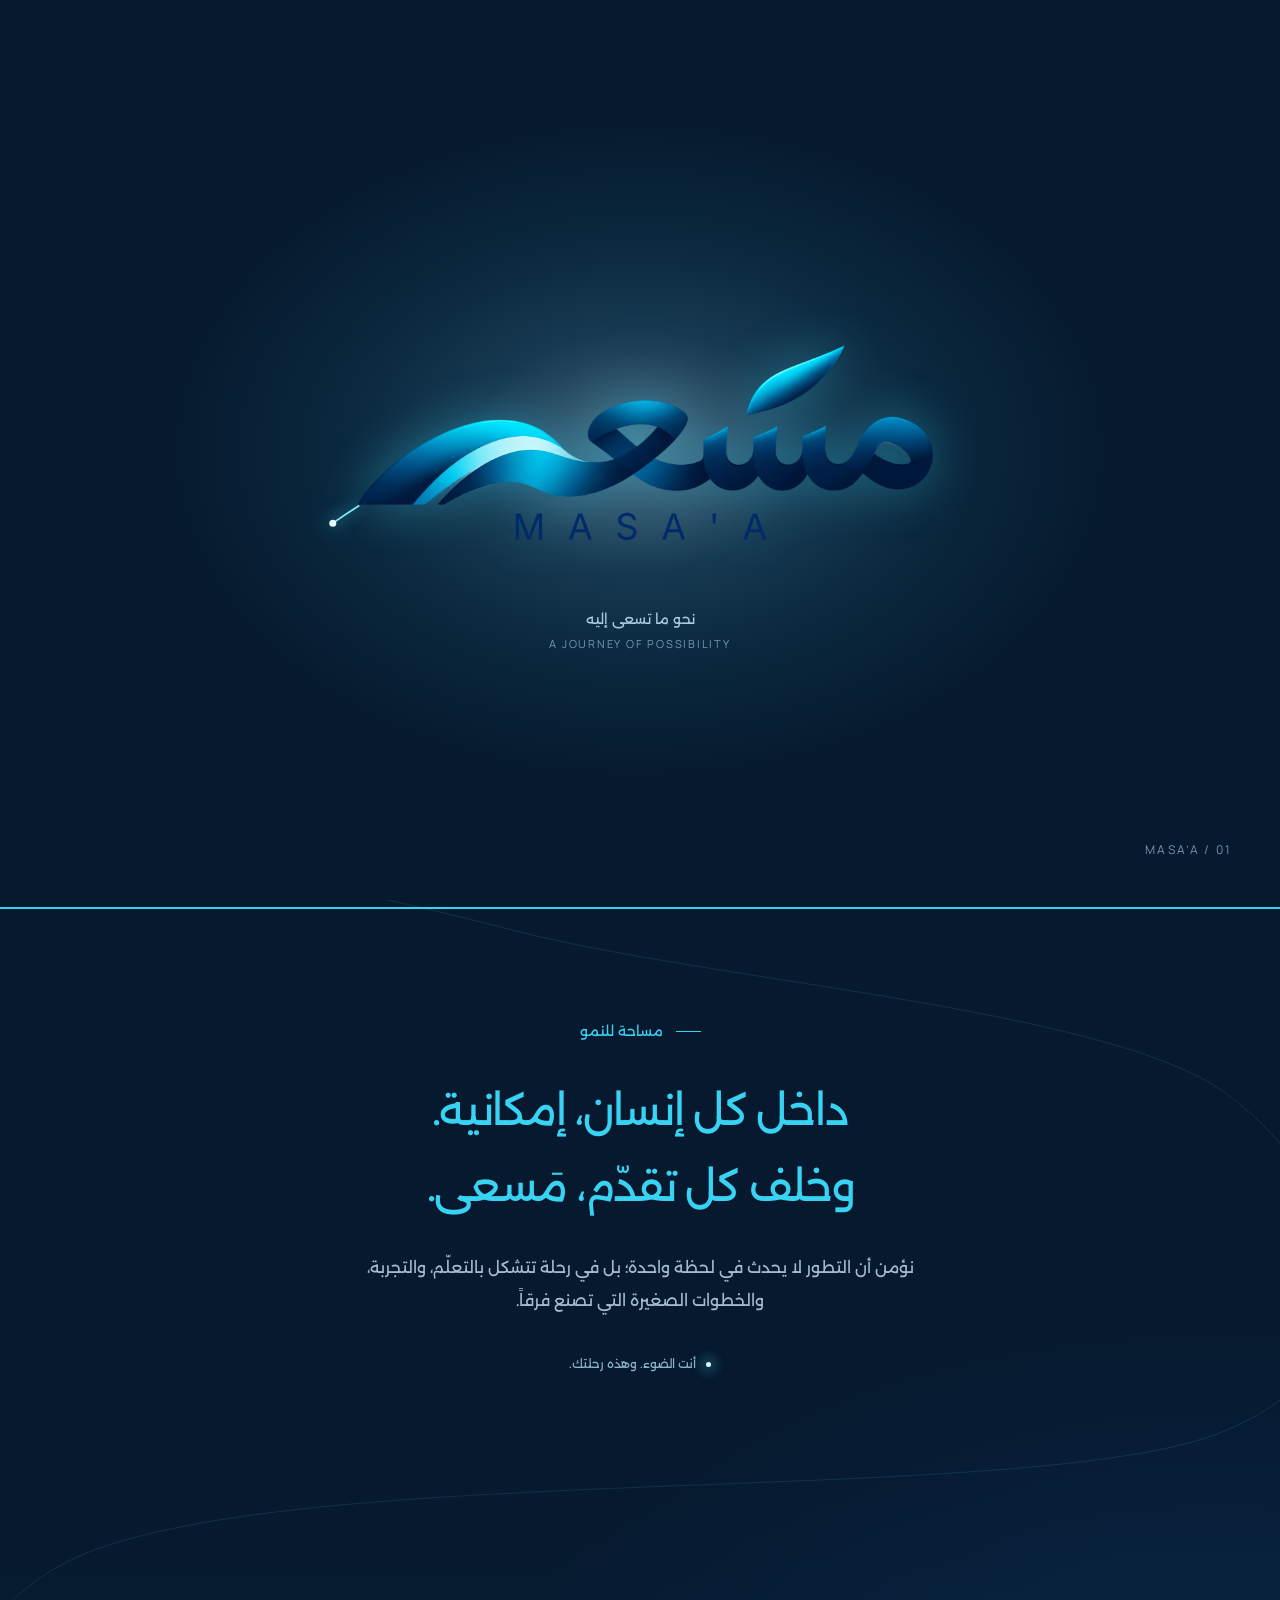
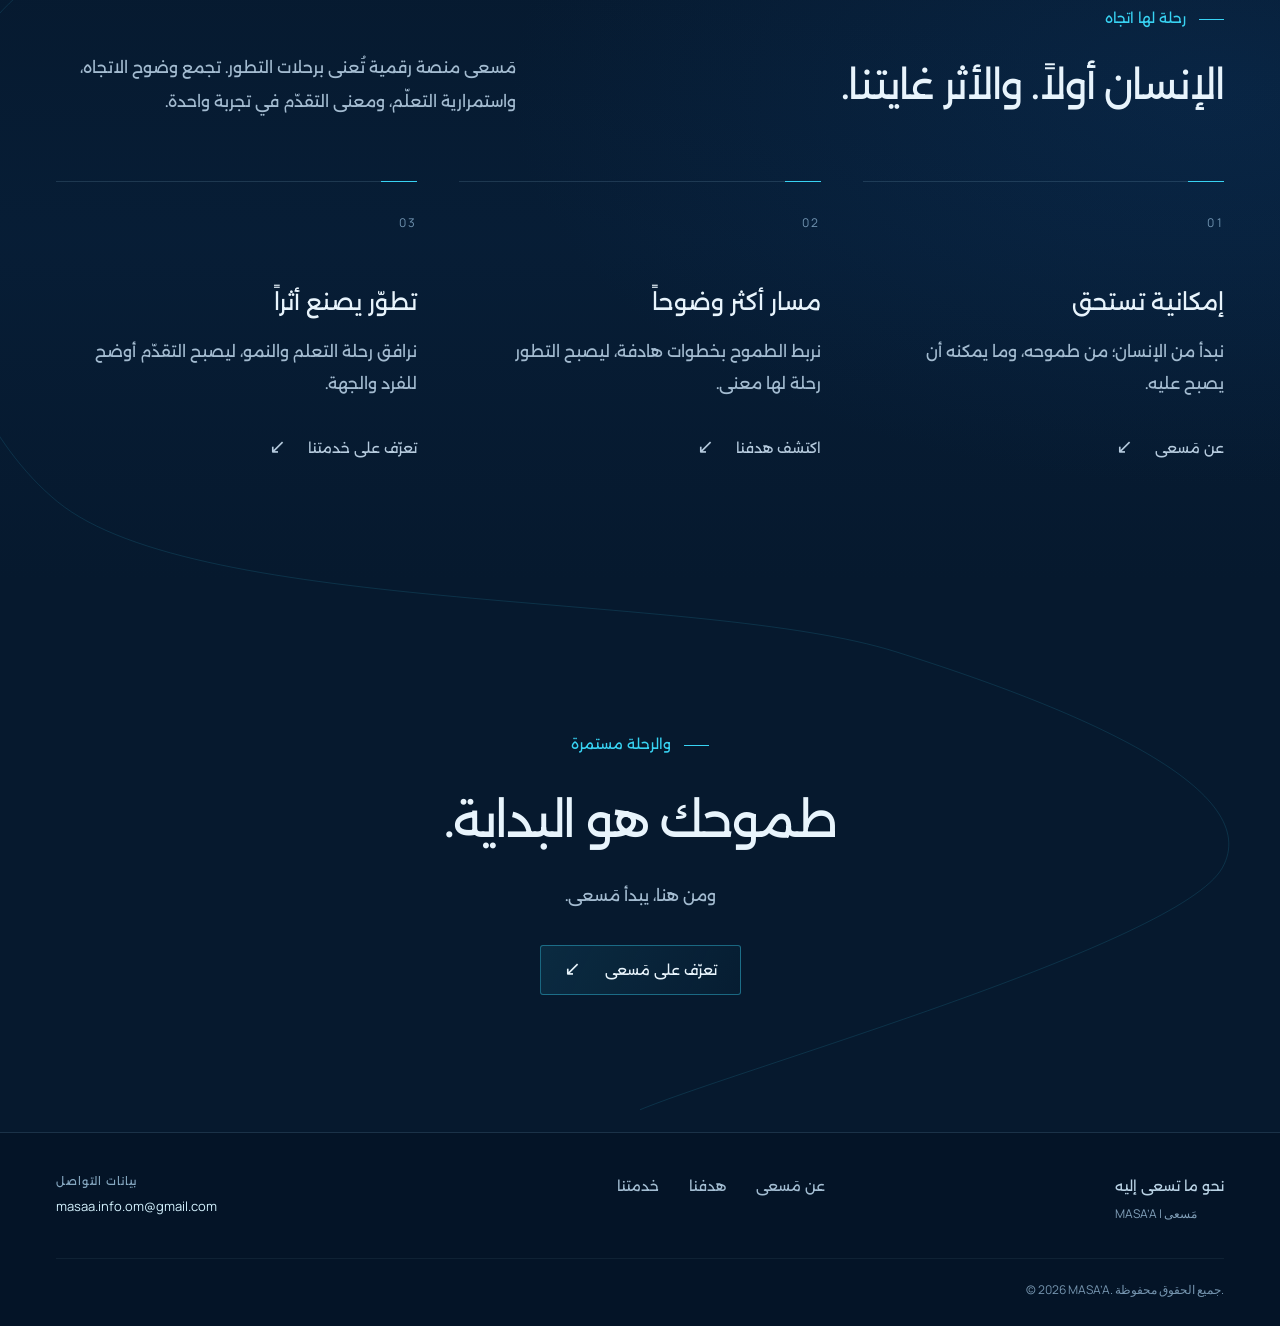
<file: index.html>
<!doctype html><html lang="ar" dir="rtl"><head><meta charset="utf-8"><meta name="viewport" content="width=device-width,initial-scale=1,viewport-fit=cover"><meta name="theme-color" content="#06192e">
<title>MASA'A | مسعى – Training & Development Platform</title>
<meta name="description" content="MASA'A | مسعى is a digital platform for structured, connected and measurable training and development journeys.">
<meta name="robots" content="index, follow, max-image-preview:large">
<link rel="canonical" href="https://masaa-om.github.io/">
<meta property="og:title" content="MASA'A | مسعى – Training & Development Platform">
<meta property="og:description" content="MASA'A | مسعى is a digital platform for structured, connected and measurable training and development journeys.">
<meta property="og:type" content="website">
<meta property="og:url" content="https://masaa-om.github.io/">
<meta property="og:site_name" content="MASA'A | مسعى">
<meta name="twitter:card" content="summary">
<meta name="twitter:title" content="MASA'A | مسعى – Training & Development Platform">
<meta name="twitter:description" content="MASA'A | مسعى is a digital platform for structured, connected and measurable training and development journeys.">

<script type="application/ld+json">
{
  "@context": "https://schema.org",
  "@graph": [
    {
      "@type": "WebSite",
      "@id": "https://masaa-om.github.io/#website",
      "url": "https://masaa-om.github.io/",
      "name": "MASA'A | مسعى",
      "alternateName": ["MASA'A", "مسعى"],
      "inLanguage": ["ar", "en"]
    },
    {
      "@type": "Organization",
      "@id": "https://masaa-om.github.io/#organization",
      "name": "MASA'A | مسعى",
      "url": "https://masaa-om.github.io/",
      "logo": "https://masaa-om.github.io/assets/masaa-logo.png",
      "email": "masaa.info.om@gmail.com"
    }
  ]
}
</script>
<link rel="icon" type="image/png" sizes="32x32" href="./assets/masaa-app-icon-32.png?v=2"><link rel="icon" type="image/png" sizes="192x192" href="./assets/masaa-app-icon-192.png?v=2"><link rel="shortcut icon" href="./favicon.ico?v=2"><link rel="apple-touch-icon" sizes="180x180" href="./assets/masaa-app-icon-180.png?v=2"><link rel="preload" href="./assets/alexandria-400.ttf" as="font" type="font/ttf" crossorigin><link rel="stylesheet" href="./assets/site.css"><script>document.documentElement.classList.add('js');try{if(localStorage.getItem('masaa-language')==='en'){document.documentElement.lang='en';document.documentElement.dir='ltr'}}catch(e){}</script><script defer src="./assets/site.js"></script></head><body data-page="home"><a class="skip-link" href="#main"><span data-ar="انتقل إلى المحتوى" data-en="Skip to content">انتقل إلى المحتوى</span></a>
    <header class="site-header"><div class="shell header-inner">
    <a class="brand" href="./index.html" aria-label="MASA’A — مَسعى"><img src="./assets/masaa-logo-white.png" width="2048" height="701" alt="MASA’A | مَسعى"></a>
    <nav class="nav" id="primary-nav" aria-label="التنقل الرئيسي"><a href="./index.html" aria-current="page"><span data-ar="الرئيسية" data-en="Home">الرئيسية</span></a><a href="./about/index.html"><span data-ar="عن مَسعى" data-en="About MASA’A">عن مَسعى</span></a><a href="./purpose/index.html"><span data-ar="هدفنا" data-en="Our purpose">هدفنا</span></a><a href="./service/index.html"><span data-ar="خدمتنا" data-en="Our service">خدمتنا</span></a></nav>
    <div class="header-actions"><button class="language" id="language" type="button" aria-label="Switch to English">EN</button><button class="menu-button" id="menu-button" type="button" aria-label="فتح القائمة" aria-expanded="false" aria-controls="primary-nav"><span></span><span></span></button></div>
    </div></header><main class="site-main" id="main"><div class="page-atmosphere" aria-hidden="true"></div><div class="ambient-grid" aria-hidden="true"></div><svg class="journey-canvas" id="journey-canvas" aria-hidden="true" focusable="false"><defs><linearGradient id="journeyGradient" x1="0" y1="0" x2="0.8" y2="1"><stop stop-color="#bcefff"/><stop offset=".45" stop-color="#38d3f3"/><stop offset="1" stop-color="#00afc7"/></linearGradient></defs><path class="journey-track" id="journey-track"/><path class="journey-bloom" id="journey-bloom"/><path class="journey-light" id="journey-light"/><g id="traveller"><circle class="traveller-aura" r="22"/><circle class="traveller-mid" r="7"/><circle class="traveller-core" r="2.8"/></g></svg><section class="hero "><div class="shell hero-layout"><div class="hero-copy"><div class="eyebrow"><span data-ar="من الإمكانية إلى الأثر" data-en="FROM POTENTIAL TO PROGRESS">من الإمكانية إلى الأثر</span></div><h1><span data-ar="نحو ما" data-en="Towards what">نحو ما</span><br><em><span data-ar="تسعى إليه." data-en="you aspire to.">تسعى إليه.</span></em></h1><p data-ar="Towards what you aspire to." data-en="نحو ما تسعى إليه" class="hero-translation hero-translation-paired">Towards what you aspire to.</p><p data-ar="كل رحلة تطور تبدأ بإنسان يؤمن بإمكانياته. مَسعى تمنح هذا الطموح مساراً أوضح للنمو." data-en="Every journey of growth begins with someone who believes in their potential. MASA’A gives that ambition a clearer path forward." class="hero-description">كل رحلة تطور تبدأ بإنسان يؤمن بإمكانياته. مَسعى تمنح هذا الطموح مساراً أوضح للنمو.</p><div class="actions"><a class="button" href="./purpose/index.html"><span data-ar="ابدأ الرحلة" data-en="Begin the journey">ابدأ الرحلة</span><span class="arrow" aria-hidden="true">↗</span></a><a class="text-link" href="./about/index.html"><span data-ar="اكتشف مَسعى" data-en="Discover MASA’A">اكتشف مَسعى</span><span class="arrow" aria-hidden="true">↗</span></a></div></div><div class="brand-stage"><img class="hero-logo" id="hero-logo" src="./assets/masaa-logo.png" width="2048" height="701" alt="الشعار الأصلي لمَسعى — MASA’A" fetchpriority="high"><span class="stage-caption"><span data-ar="الإنسان. التقدّم. الإمكانات." data-en="PEOPLE. PROGRESS. POTENTIAL.">الإنسان. التقدّم. الإمكانات.</span></span></div></div><div class="shell hero-floor"><span class="desktop-note">A JOURNEY WITH PURPOSE</span><a class="scroll-link" href="#discover"><span data-ar="تابع الرحلة" data-en="Follow the journey">تابع الرحلة</span><span class="scroll-mark" aria-hidden="true"></span></a></div></section><section class="opening shell" id="discover"><span class="path-marker" data-path="opening"></span><div class="content reveal"><div class="eyebrow"><span data-ar="مساحة للنمو" data-en="ROOM TO GROW">مساحة للنمو</span></div><h2><span data-ar="داخل كل إنسان، إمكانية." data-en="Within every person, potential.">داخل كل إنسان، إمكانية.</span><br><span><span data-ar="وخلف كل تقدّم، مَسعى." data-en="Behind every step, a purpose.">وخلف كل تقدّم، مَسعى.</span></span></h2><p data-ar="نؤمن أن التطور لا يحدث في لحظة واحدة؛ بل في رحلة تتشكل بالتعلّم، والتجربة، والخطوات الصغيرة التي تصنع فرقاً." data-en="Growth is a journey, shaped by learning, experience, and the small steps that make a difference." class="body-copy">نؤمن أن التطور لا يحدث في لحظة واحدة؛ بل في رحلة تتشكل بالتعلّم، والتجربة، والخطوات الصغيرة التي تصنع فرقاً.</p><div class="path-note"><i class="light-key" aria-hidden="true"></i><span data-ar="أنت الضوء. وهذه رحلتك." data-en="You are the light. This is your journey.">أنت الضوء. وهذه رحلتك.</span></div></div></section><section class="chapter-section shell"><span class="path-marker" data-path="middle"></span><div class="section-heading reveal"><div><div class="eyebrow"><span data-ar="رحلة لها اتجاه" data-en="A JOURNEY WITH DIRECTION">رحلة لها اتجاه</span></div><h2 data-ar="الإنسان أولاً. والأثر غايتنا." data-en="People first. Progress with purpose." class="section-title">الإنسان أولاً. والأثر غايتنا.</h2></div><p data-ar="مَسعى منصة رقمية تُعنى برحلات التطور. تجمع وضوح الاتجاه، واستمرارية التعلّم، ومعنى التقدّم في تجربة واحدة." data-en="MASA’A is a digital platform for development journeys, bringing together a clear direction, continuous learning, and meaningful progress." class="body-copy">مَسعى منصة رقمية تُعنى برحلات التطور. تجمع وضوح الاتجاه، واستمرارية التعلّم، ومعنى التقدّم في تجربة واحدة.</p></div><div class="editorial-grid"><article class="editorial-item reveal"><span class="section-number">01</span><h3 data-ar="إمكانية تستحق" data-en="Potential worth nurturing">إمكانية تستحق</h3><p data-ar="نبدأ من الإنسان؛ من طموحه، وما يمكنه أن يصبح عليه." data-en="We begin with people: their aspirations and who they can become.">نبدأ من الإنسان؛ من طموحه، وما يمكنه أن يصبح عليه.</p><a class="text-link" href="./about/index.html"><span data-ar="عن مَسعى" data-en="About MASA’A">عن مَسعى</span><span class="arrow" aria-hidden="true">↗</span></a></article><article class="editorial-item reveal"><span class="section-number">02</span><h3 data-ar="مسار أكثر وضوحاً" data-en="A clearer direction">مسار أكثر وضوحاً</h3><p data-ar="نربط الطموح بخطوات هادفة، ليصبح التطور رحلة لها معنى." data-en="We connect ambition to purposeful steps, giving growth a meaningful direction.">نربط الطموح بخطوات هادفة، ليصبح التطور رحلة لها معنى.</p><a class="text-link" href="./purpose/index.html"><span data-ar="اكتشف هدفنا" data-en="Explore our purpose">اكتشف هدفنا</span><span class="arrow" aria-hidden="true">↗</span></a></article><article class="editorial-item reveal"><span class="section-number">03</span><h3 data-ar="تطوّر يصنع أثراً" data-en="Growth that matters">تطوّر يصنع أثراً</h3><p data-ar="نرافق رحلة التعلم والنمو، ليصبح التقدّم أوضح للفرد والجهة." data-en="We support learning and growth, making progress clearer for people and organisations.">نرافق رحلة التعلم والنمو، ليصبح التقدّم أوضح للفرد والجهة.</p><a class="text-link" href="./service/index.html"><span data-ar="تعرّف على خدمتنا" data-en="Explore our service">تعرّف على خدمتنا</span><span class="arrow" aria-hidden="true">↗</span></a></article></div></section><section class="closing"><span class="path-marker" data-path="end"></span><div class="shell"><div class="closing-content reveal"><div class="eyebrow"><span data-ar="والرحلة مستمرة" data-en="THE JOURNEY CONTINUES">والرحلة مستمرة</span></div><h2 data-ar="طموحك هو البداية." data-en="Your ambition is the beginning.">طموحك هو البداية.</h2><p data-ar="ومن هنا، يبدأ مَسعى." data-en="Your path forward begins here." class="body-copy">ومن هنا، يبدأ مَسعى.</p><a class="button" href="./about/index.html"><span data-ar="تعرّف على مَسعى" data-en="Meet MASA’A">تعرّف على مَسعى</span><span class="arrow" aria-hidden="true">↗</span></a></div></div></section></main><footer class="site-footer"><div class="shell"><div class="footer-top"><div class="footer-tagline"><span data-ar="نحو ما تسعى إليه" data-en="Towards what you aspire to.">نحو ما تسعى إليه</span><div class="latin">MASA’A | مَسعى</div></div><nav class="footer-links" aria-label="روابط مَسعى"><a href="./about/index.html"><span data-ar="عن مَسعى" data-en="About MASA’A">عن مَسعى</span></a><a href="./purpose/index.html"><span data-ar="هدفنا" data-en="Our purpose">هدفنا</span></a><a href="./service/index.html"><span data-ar="خدمتنا" data-en="Our service">خدمتنا</span></a></nav><div class="footer-contact"><span class="footer-contact-label" data-ar="بيانات التواصل" data-en="CONTACT INFO">بيانات التواصل</span><a class="footer-email latin" href="mailto:masaa.info.om@gmail.com">masaa.info.om@gmail.com</a></div></div><div class="footer-bottom"><div class="latin">© 2026 MASA’A. <span data-ar="جميع الحقوق محفوظة." data-en="All rights reserved.">جميع الحقوق محفوظة.</span></div></div></div></footer><div class="intro" id="intro" hidden role="dialog" aria-modal="true" aria-label="مقدمة مَسعى" tabindex="-1"><div class="intro-backlight"></div><svg class="intro-path" id="intro-svg" aria-hidden="true"><path id="intro-line"/><circle id="intro-spark" r="3.5" opacity="0"/></svg><div class="intro-brand" id="intro-brand"><img class="intro-logo" src="./assets/masaa-logo.png" width="2048" height="701" alt="MASA’A | مَسعى"></div><div class="intro-subtitle"><span data-ar="نحو ما تسعى إليه" data-en="Towards what you aspire to.">نحو ما تسعى إليه</span><div class="latin">A JOURNEY OF POSSIBILITY</div></div><span class="intro-counter" aria-hidden="true">MASA’A / 01</span></div><div class="transition-line" aria-hidden="true"></div><noscript><style>.intro{display:none!important}.reveal{opacity:1!important;transform:none!important}.language,.menu-button,.replay{display:none!important}@media(max-width:760px){.nav{display:flex;position:static;flex-direction:row;padding:0;border:0;background:none;font-size:12px;flex-wrap:wrap;gap:16px}.header-inner{display:flex;flex-wrap:wrap}.site-header{height:auto;padding:15px 0}.hero{padding-top:150px}}</style></noscript></body></html>
</file>
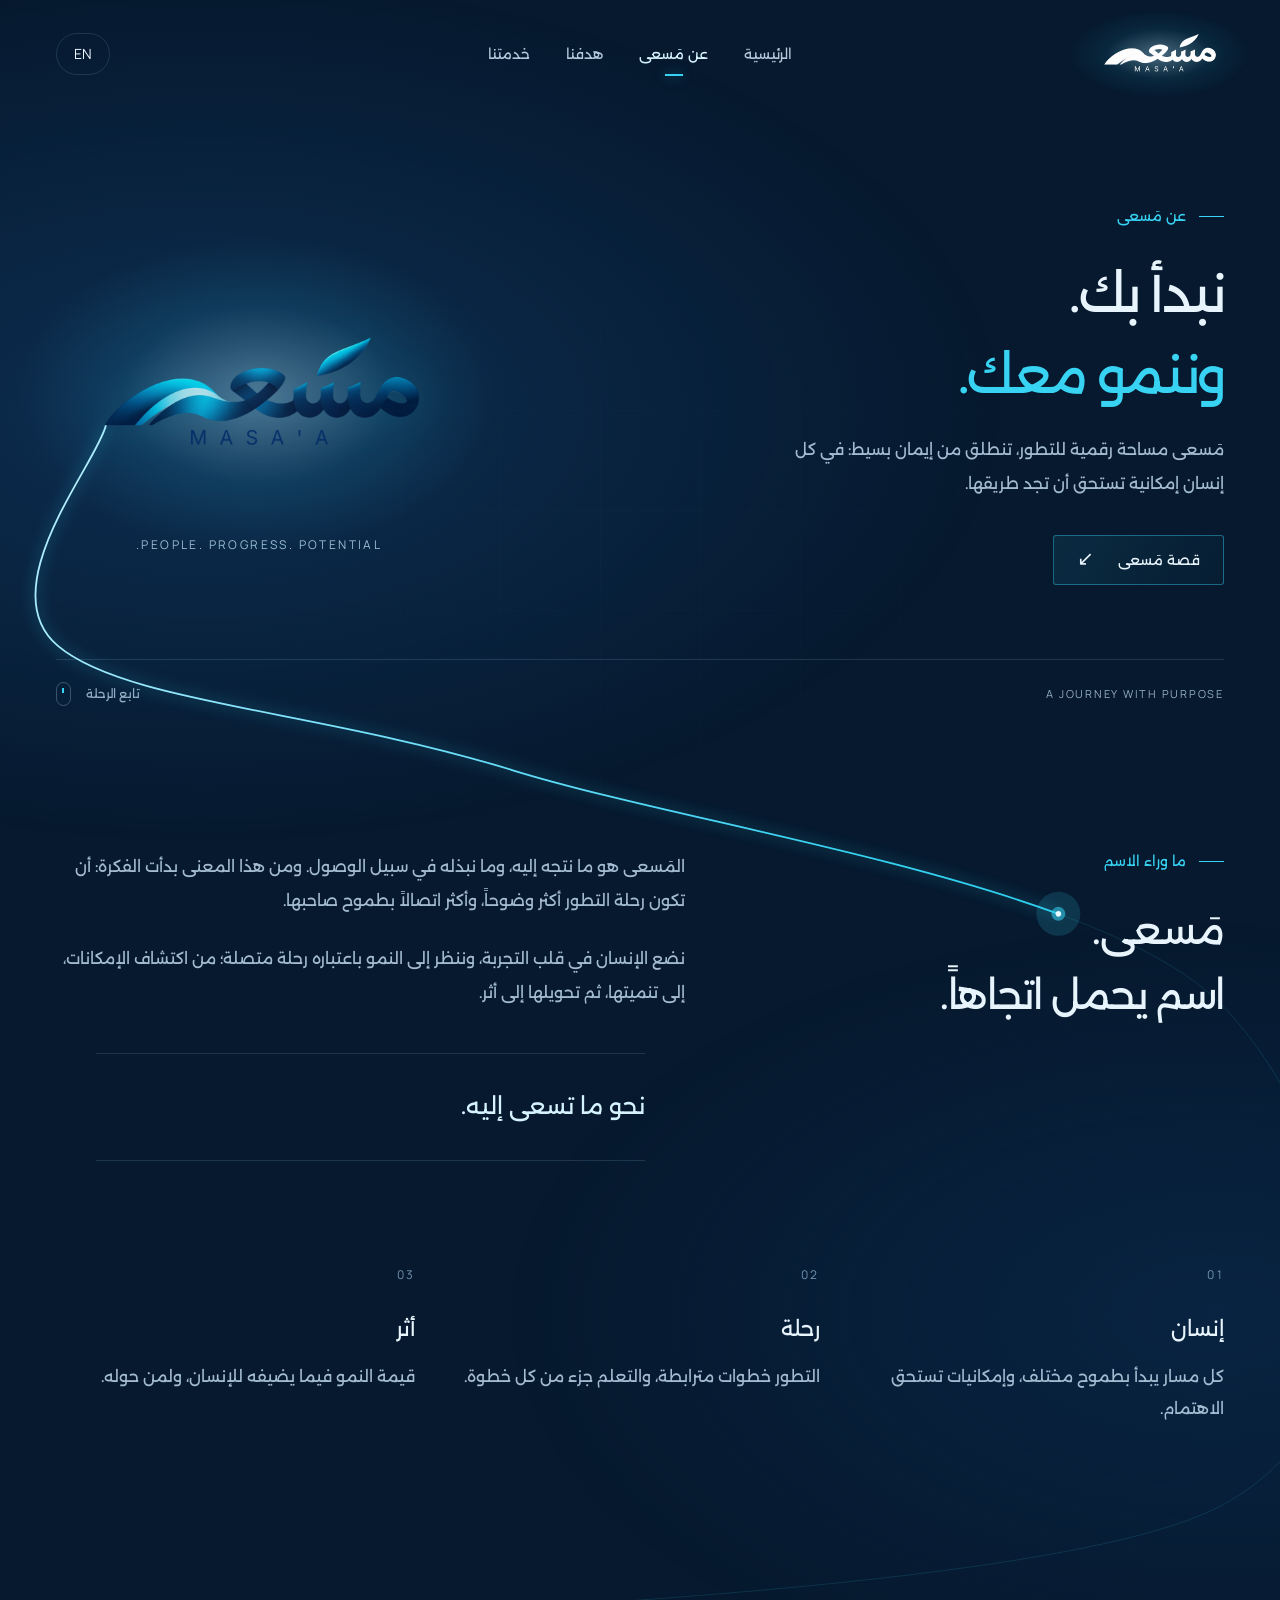
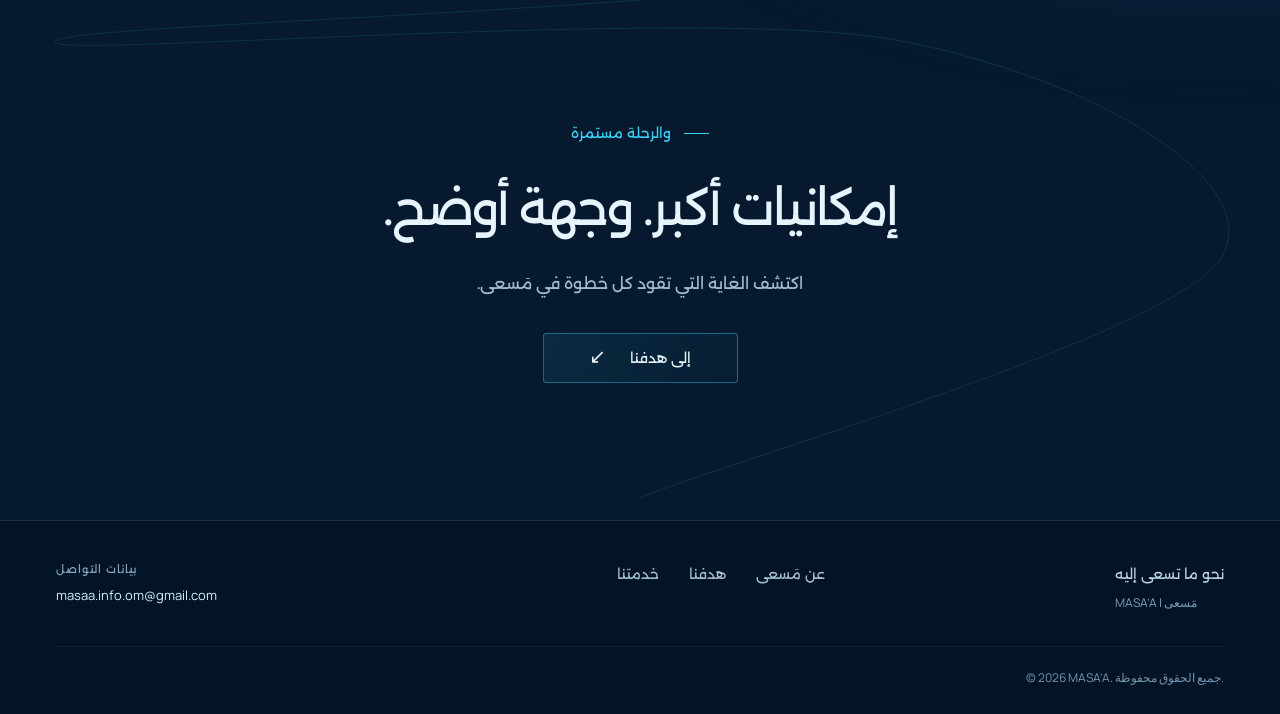
<file: about/index.html>
<!doctype html><html lang="ar" dir="rtl"><head><meta charset="utf-8"><meta name="viewport" content="width=device-width,initial-scale=1,viewport-fit=cover"><meta name="theme-color" content="#06192e">
<title>About MASA'A | عن مسعى</title>
<meta name="description" content="Discover MASA'A | مسعى, a digital platform that places people at the centre of structured learning, growth and development journeys.">
<meta name="robots" content="index, follow, max-image-preview:large">
<link rel="canonical" href="https://masaa-om.github.io/about/">
<meta property="og:title" content="About MASA'A | عن مسعى">
<meta property="og:description" content="Discover MASA'A | مسعى, a digital platform that places people at the centre of structured learning, growth and development journeys.">
<meta property="og:type" content="website">
<meta property="og:url" content="https://masaa-om.github.io/about/">
<meta property="og:site_name" content="MASA'A | مسعى">
<meta name="twitter:card" content="summary">
<meta name="twitter:title" content="About MASA'A | عن مسعى">
<meta name="twitter:description" content="Discover MASA'A | مسعى, a digital platform that places people at the centre of structured learning, growth and development journeys.">

<link rel="icon" type="image/png" sizes="32x32" href="../assets/masaa-app-icon-32.png?v=2"><link rel="icon" type="image/png" sizes="192x192" href="../assets/masaa-app-icon-192.png?v=2"><link rel="shortcut icon" href="../favicon.ico?v=2"><link rel="apple-touch-icon" sizes="180x180" href="../assets/masaa-app-icon-180.png?v=2"><link rel="preload" href="../assets/alexandria-400.ttf" as="font" type="font/ttf" crossorigin><link rel="stylesheet" href="../assets/site.css"><script>document.documentElement.classList.add('js');try{if(localStorage.getItem('masaa-language')==='en'){document.documentElement.lang='en';document.documentElement.dir='ltr'}}catch(e){}</script><script defer src="../assets/site.js"></script></head><body data-page="about"><a class="skip-link" href="#main"><span data-ar="انتقل إلى المحتوى" data-en="Skip to content">انتقل إلى المحتوى</span></a>
    <header class="site-header"><div class="shell header-inner">
    <a class="brand" href="../index.html" aria-label="MASA’A — مَسعى"><img src="../assets/masaa-logo-white.png" width="2048" height="701" alt="MASA’A | مَسعى"></a>
    <nav class="nav" id="primary-nav" aria-label="التنقل الرئيسي"><a href="../index.html"><span data-ar="الرئيسية" data-en="Home">الرئيسية</span></a><a href="../about/index.html" aria-current="page"><span data-ar="عن مَسعى" data-en="About MASA’A">عن مَسعى</span></a><a href="../purpose/index.html"><span data-ar="هدفنا" data-en="Our purpose">هدفنا</span></a><a href="../service/index.html"><span data-ar="خدمتنا" data-en="Our service">خدمتنا</span></a></nav>
    <div class="header-actions"><button class="language" id="language" type="button" aria-label="Switch to English">EN</button><button class="menu-button" id="menu-button" type="button" aria-label="فتح القائمة" aria-expanded="false" aria-controls="primary-nav"><span></span><span></span></button></div>
    </div></header><main class="site-main" id="main"><div class="page-atmosphere" aria-hidden="true"></div><div class="ambient-grid" aria-hidden="true"></div><svg class="journey-canvas" id="journey-canvas" aria-hidden="true" focusable="false"><defs><linearGradient id="journeyGradient" x1="0" y1="0" x2="0.8" y2="1"><stop stop-color="#bcefff"/><stop offset=".45" stop-color="#38d3f3"/><stop offset="1" stop-color="#00afc7"/></linearGradient></defs><path class="journey-track" id="journey-track"/><path class="journey-bloom" id="journey-bloom"/><path class="journey-light" id="journey-light"/><g id="traveller"><circle class="traveller-aura" r="22"/><circle class="traveller-mid" r="7"/><circle class="traveller-core" r="2.8"/></g></svg><section class="hero inner-hero"><div class="shell hero-layout"><div class="hero-copy"><div class="eyebrow"><span data-ar="عن مَسعى" data-en="ABOUT MASA’A">عن مَسعى</span></div><h1><span data-ar="نبدأ بك." data-en="It begins with you.">نبدأ بك.</span><br><em><span data-ar="وننمو معك." data-en="And grows with you.">وننمو معك.</span></em></h1><p data-ar="مَسعى مساحة رقمية للتطور، تنطلق من إيمان بسيط: في كل إنسان إمكانية تستحق أن تجد طريقها." data-en="MASA’A is a digital space for growth, built on a simple belief: every person has potential that deserves a way forward." class="hero-description">مَسعى مساحة رقمية للتطور، تنطلق من إيمان بسيط: في كل إنسان إمكانية تستحق أن تجد طريقها.</p><div class="actions"><a class="button" href="#discover"><span data-ar="قصة مَسعى" data-en="Our story">قصة مَسعى</span><span class="arrow" aria-hidden="true">↗</span></a></div></div><div class="inner-symbol"><img class="hero-logo" id="hero-logo" src="../assets/masaa-logo.png" width="2048" height="701" alt="الشعار الأصلي لمَسعى — MASA’A" fetchpriority="high"><span class="stage-caption" aria-hidden="true">PEOPLE. PROGRESS. POTENTIAL.</span></div></div><div class="shell hero-floor"><span class="desktop-note">A JOURNEY WITH PURPOSE</span><a class="scroll-link" href="#discover"><span data-ar="تابع الرحلة" data-en="Follow the journey">تابع الرحلة</span><span class="scroll-mark" aria-hidden="true"></span></a></div></section><section class="story-section shell" id="discover"><span class="path-marker" data-path="opening"></span><div class="story-grid"><div class="reveal"><div class="eyebrow"><span data-ar="ما وراء الاسم" data-en="BEHIND THE NAME">ما وراء الاسم</span></div><h2 data-ar="مَسعى.
اسم يحمل اتجاهاً." data-en="MASA’A. A name with direction." class="section-title">مَسعى.
اسم يحمل اتجاهاً.</h2></div><div class="story-body reveal"><p data-ar="المَسعى هو ما نتجه إليه، وما نبذله في سبيل الوصول. ومن هذا المعنى بدأت الفكرة: أن تكون رحلة التطور أكثر وضوحاً، وأكثر اتصالاً بطموح صاحبها." data-en="MASA’A takes its name from the Arabic word for a purposeful pursuit: what we aspire to, and the effort we make to reach it. That meaning inspires a clearer development journey, connected to each person’s ambition." class="body-copy">المَسعى هو ما نتجه إليه، وما نبذله في سبيل الوصول. ومن هذا المعنى بدأت الفكرة: أن تكون رحلة التطور أكثر وضوحاً، وأكثر اتصالاً بطموح صاحبها.</p><p data-ar="نضع الإنسان في قلب التجربة، وننظر إلى النمو باعتباره رحلة متصلة؛ من اكتشاف الإمكانات، إلى تنميتها، ثم تحويلها إلى أثر." data-en="We place people at the heart of the experience and see growth as a connected journey: discovering potential, developing it, and turning it into a meaningful contribution." class="body-copy">نضع الإنسان في قلب التجربة، وننظر إلى النمو باعتباره رحلة متصلة؛ من اكتشاف الإمكانات، إلى تنميتها، ثم تحويلها إلى أثر.</p><blockquote data-ar="نحو ما تسعى إليه." data-en="Towards what you aspire to." class="belief">نحو ما تسعى إليه.</blockquote></div></div><div class="principles"><div class="reveal"><span class="section-number">01</span><h3 data-ar="إنسان" data-en="People">إنسان</h3><p data-ar="كل مسار يبدأ بطموح مختلف، وإمكانيات تستحق الاهتمام." data-en="Every journey begins with individual aspirations and potential worth nurturing.">كل مسار يبدأ بطموح مختلف، وإمكانيات تستحق الاهتمام.</p></div><div class="reveal"><span class="section-number">02</span><h3 data-ar="رحلة" data-en="Journey">رحلة</h3><p data-ar="التطور خطوات مترابطة، والتعلم جزء من كل خطوة." data-en="Growth connects one step to the next, with learning along the way.">التطور خطوات مترابطة، والتعلم جزء من كل خطوة.</p></div><div class="reveal"><span class="section-number">03</span><h3 data-ar="أثر" data-en="Impact">أثر</h3><p data-ar="قيمة النمو فيما يضيفه للإنسان، ولمن حوله." data-en="Growth matters through what it brings to people and those around them.">قيمة النمو فيما يضيفه للإنسان، ولمن حوله.</p></div></div></section><section class="closing"><span class="path-marker" data-path="end"></span><div class="shell"><div class="closing-content reveal"><div class="eyebrow"><span data-ar="والرحلة مستمرة" data-en="THE JOURNEY CONTINUES">والرحلة مستمرة</span></div><h2 data-ar="إمكانيات أكبر. وجهة أوضح." data-en="Greater potential. A clearer direction.">إمكانيات أكبر. وجهة أوضح.</h2><p data-ar="اكتشف الغاية التي تقود كل خطوة في مَسعى." data-en="Discover the purpose behind every step at MASA’A." class="body-copy">اكتشف الغاية التي تقود كل خطوة في مَسعى.</p><a class="button" href="../purpose/index.html"><span data-ar="إلى هدفنا" data-en="Explore our purpose">إلى هدفنا</span><span class="arrow" aria-hidden="true">↗</span></a></div></div></section></main><footer class="site-footer"><div class="shell"><div class="footer-top"><div class="footer-tagline"><span data-ar="نحو ما تسعى إليه" data-en="Towards what you aspire to.">نحو ما تسعى إليه</span><div class="latin">MASA’A | مَسعى</div></div><nav class="footer-links" aria-label="روابط مَسعى"><a href="../about/index.html"><span data-ar="عن مَسعى" data-en="About MASA’A">عن مَسعى</span></a><a href="../purpose/index.html"><span data-ar="هدفنا" data-en="Our purpose">هدفنا</span></a><a href="../service/index.html"><span data-ar="خدمتنا" data-en="Our service">خدمتنا</span></a></nav><div class="footer-contact"><span class="footer-contact-label" data-ar="بيانات التواصل" data-en="CONTACT INFO">بيانات التواصل</span><a class="footer-email latin" href="mailto:masaa.info.om@gmail.com">masaa.info.om@gmail.com</a></div></div><div class="footer-bottom"><div class="latin">© 2026 MASA’A. <span data-ar="جميع الحقوق محفوظة." data-en="All rights reserved.">جميع الحقوق محفوظة.</span></div></div></div></footer><div class="intro" id="intro" hidden role="dialog" aria-modal="true" aria-label="مقدمة مَسعى" tabindex="-1"><div class="intro-backlight"></div><svg class="intro-path" id="intro-svg" aria-hidden="true"><path id="intro-line"/><circle id="intro-spark" r="3.5" opacity="0"/></svg><div class="intro-brand" id="intro-brand"><img class="intro-logo" src="../assets/masaa-logo.png" width="2048" height="701" alt="MASA’A | مَسعى"></div><div class="intro-subtitle"><span data-ar="نحو ما تسعى إليه" data-en="Towards what you aspire to.">نحو ما تسعى إليه</span><div class="latin">A JOURNEY OF POSSIBILITY</div></div><span class="intro-counter" aria-hidden="true">MASA’A / 01</span></div><div class="transition-line" aria-hidden="true"></div><noscript><style>.intro{display:none!important}.reveal{opacity:1!important;transform:none!important}.language,.menu-button,.replay{display:none!important}@media(max-width:760px){.nav{display:flex;position:static;flex-direction:row;padding:0;border:0;background:none;font-size:12px;flex-wrap:wrap;gap:16px}.header-inner{display:flex;flex-wrap:wrap}.site-header{height:auto;padding:15px 0}.hero{padding-top:150px}}</style></noscript></body></html>
</file>
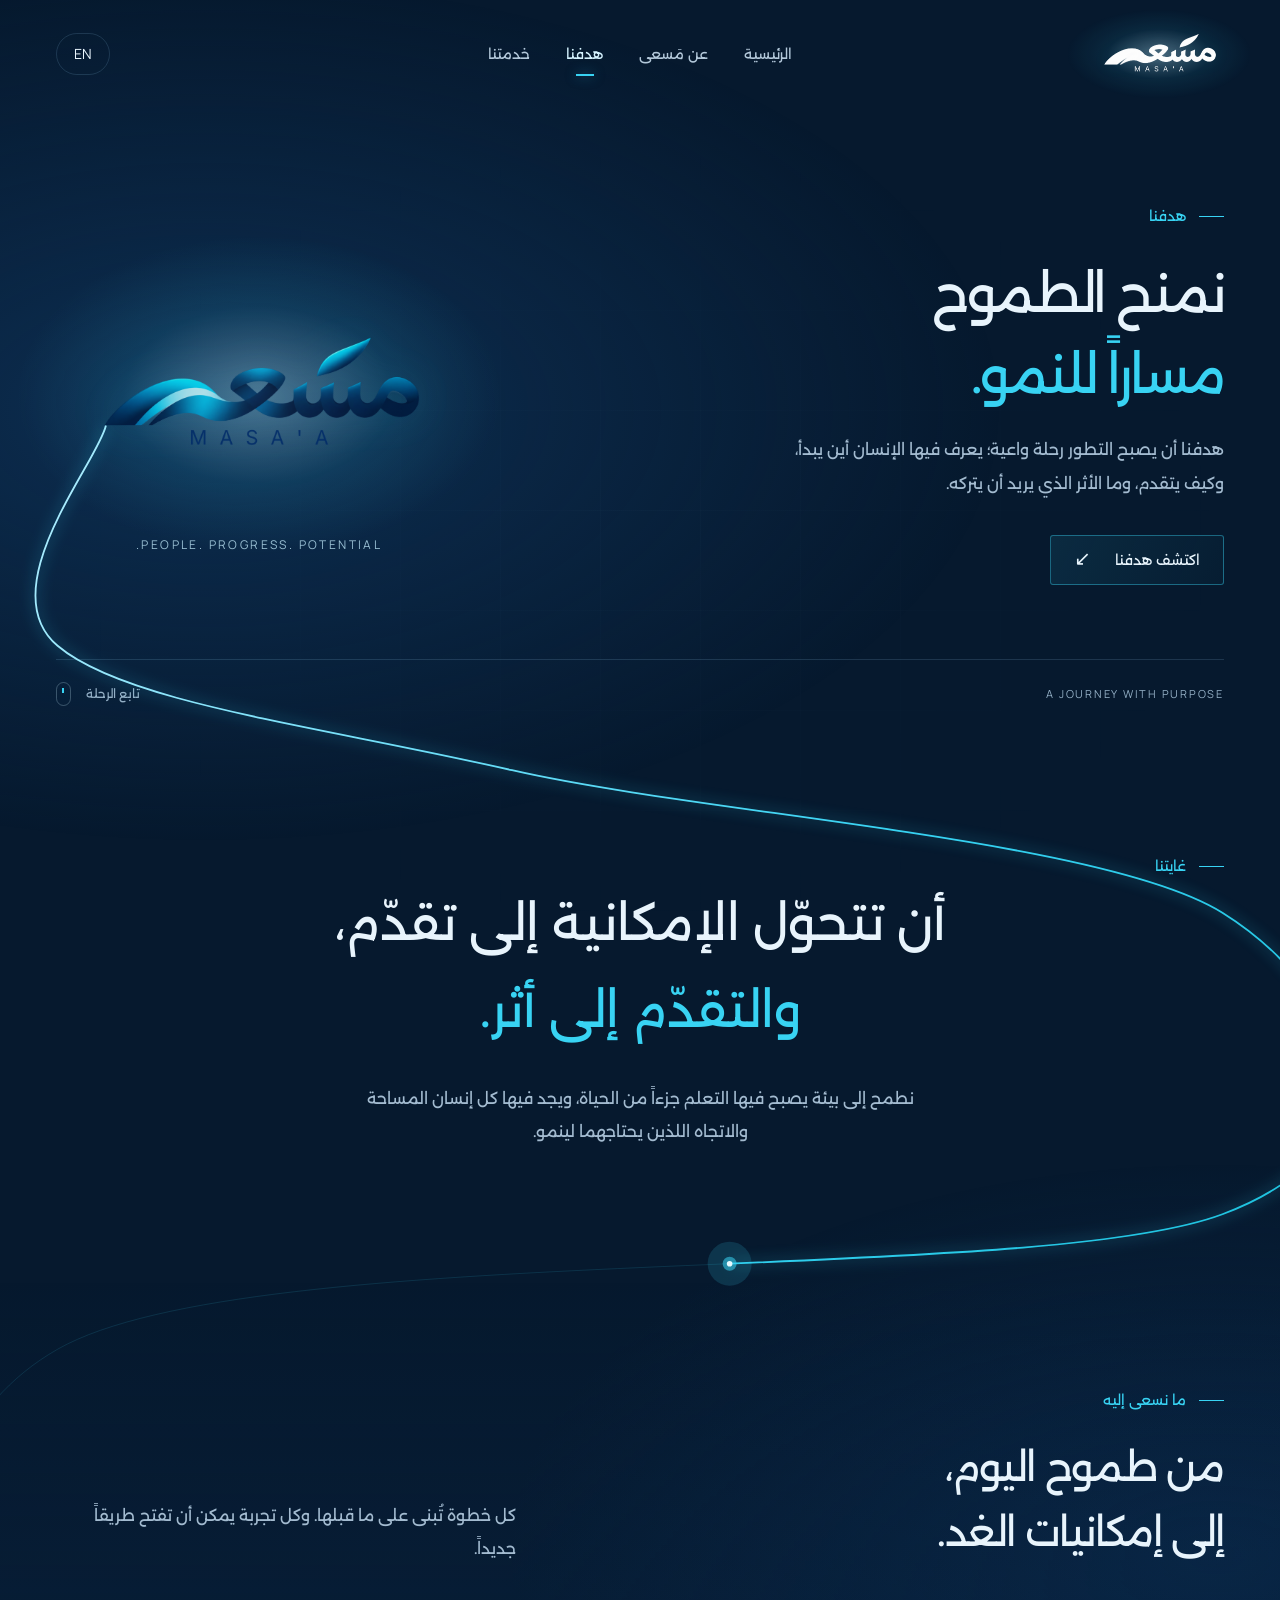
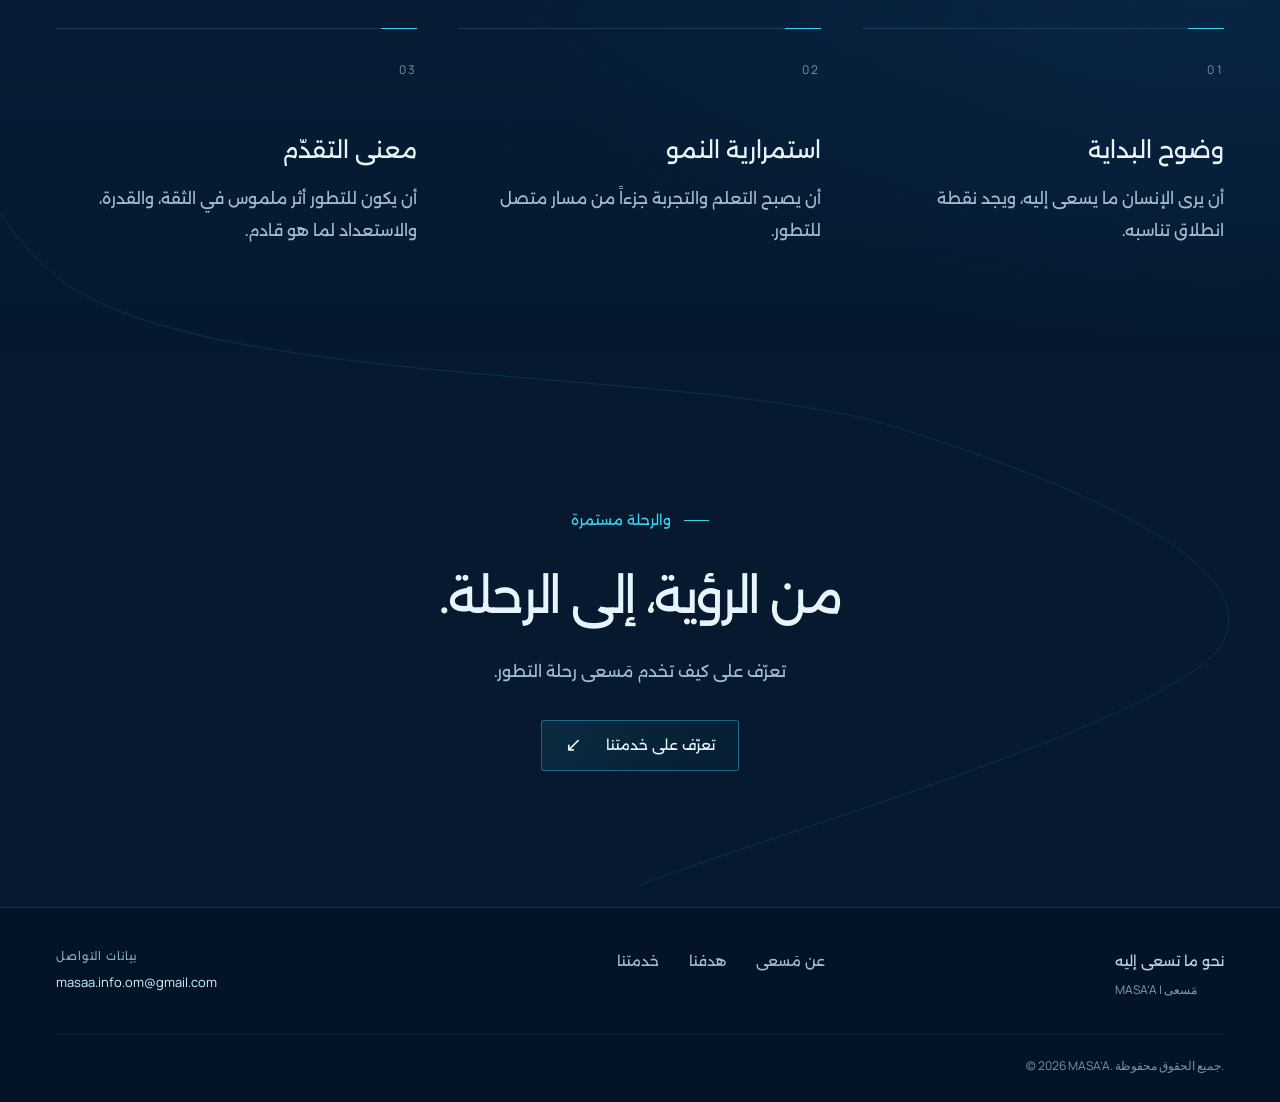
<file: purpose/index.html>
<!doctype html><html lang="ar" dir="rtl"><head><meta charset="utf-8"><meta name="viewport" content="width=device-width,initial-scale=1,viewport-fit=cover"><meta name="theme-color" content="#06192e">
<title>Our Purpose | MASA'A | مسعى</title>
<meta name="description" content="Explore the purpose of MASA'A | مسعى: connecting potential, learning and purposeful progress through clearer development journeys.">
<meta name="robots" content="index, follow, max-image-preview:large">
<link rel="canonical" href="https://masaa-om.github.io/purpose/">
<meta property="og:title" content="Our Purpose | MASA'A | مسعى">
<meta property="og:description" content="Explore the purpose of MASA'A | مسعى: connecting potential, learning and purposeful progress through clearer development journeys.">
<meta property="og:type" content="website">
<meta property="og:url" content="https://masaa-om.github.io/purpose/">
<meta property="og:site_name" content="MASA'A | مسعى">
<meta name="twitter:card" content="summary">
<meta name="twitter:title" content="Our Purpose | MASA'A | مسعى">
<meta name="twitter:description" content="Explore the purpose of MASA'A | مسعى: connecting potential, learning and purposeful progress through clearer development journeys.">

<link rel="icon" type="image/png" sizes="32x32" href="../assets/masaa-app-icon-32.png?v=2"><link rel="icon" type="image/png" sizes="192x192" href="../assets/masaa-app-icon-192.png?v=2"><link rel="shortcut icon" href="../favicon.ico?v=2"><link rel="apple-touch-icon" sizes="180x180" href="../assets/masaa-app-icon-180.png?v=2"><link rel="preload" href="../assets/alexandria-400.ttf" as="font" type="font/ttf" crossorigin><link rel="stylesheet" href="../assets/site.css"><script>document.documentElement.classList.add('js');try{if(localStorage.getItem('masaa-language')==='en'){document.documentElement.lang='en';document.documentElement.dir='ltr'}}catch(e){}</script><script defer src="../assets/site.js"></script></head><body data-page="purpose"><a class="skip-link" href="#main"><span data-ar="انتقل إلى المحتوى" data-en="Skip to content">انتقل إلى المحتوى</span></a>
    <header class="site-header"><div class="shell header-inner">
    <a class="brand" href="../index.html" aria-label="MASA’A — مَسعى"><img src="../assets/masaa-logo-white.png" width="2048" height="701" alt="MASA’A | مَسعى"></a>
    <nav class="nav" id="primary-nav" aria-label="التنقل الرئيسي"><a href="../index.html"><span data-ar="الرئيسية" data-en="Home">الرئيسية</span></a><a href="../about/index.html"><span data-ar="عن مَسعى" data-en="About MASA’A">عن مَسعى</span></a><a href="../purpose/index.html" aria-current="page"><span data-ar="هدفنا" data-en="Our purpose">هدفنا</span></a><a href="../service/index.html"><span data-ar="خدمتنا" data-en="Our service">خدمتنا</span></a></nav>
    <div class="header-actions"><button class="language" id="language" type="button" aria-label="Switch to English">EN</button><button class="menu-button" id="menu-button" type="button" aria-label="فتح القائمة" aria-expanded="false" aria-controls="primary-nav"><span></span><span></span></button></div>
    </div></header><main class="site-main" id="main"><div class="page-atmosphere" aria-hidden="true"></div><div class="ambient-grid" aria-hidden="true"></div><svg class="journey-canvas" id="journey-canvas" aria-hidden="true" focusable="false"><defs><linearGradient id="journeyGradient" x1="0" y1="0" x2="0.8" y2="1"><stop stop-color="#bcefff"/><stop offset=".45" stop-color="#38d3f3"/><stop offset="1" stop-color="#00afc7"/></linearGradient></defs><path class="journey-track" id="journey-track"/><path class="journey-bloom" id="journey-bloom"/><path class="journey-light" id="journey-light"/><g id="traveller"><circle class="traveller-aura" r="22"/><circle class="traveller-mid" r="7"/><circle class="traveller-core" r="2.8"/></g></svg><section class="hero inner-hero"><div class="shell hero-layout"><div class="hero-copy"><div class="eyebrow"><span data-ar="هدفنا" data-en="OUR PURPOSE">هدفنا</span></div><h1><span data-ar="نمنح الطموح" data-en="Giving ambition">نمنح الطموح</span><br><em><span data-ar="مساراً للنمو." data-en="a path to grow.">مساراً للنمو.</span></em></h1><p data-ar="هدفنا أن يصبح التطور رحلة واعية؛ يعرف فيها الإنسان أين يبدأ، وكيف يتقدم، وما الأثر الذي يريد أن يتركه." data-en="Our purpose is to make development an intentional journey: knowing where to begin, how to move forward, and the contribution we want to make." class="hero-description">هدفنا أن يصبح التطور رحلة واعية؛ يعرف فيها الإنسان أين يبدأ، وكيف يتقدم، وما الأثر الذي يريد أن يتركه.</p><div class="actions"><a class="button" href="#discover"><span data-ar="اكتشف هدفنا" data-en="Explore our purpose">اكتشف هدفنا</span><span class="arrow" aria-hidden="true">↗</span></a></div></div><div class="inner-symbol"><img class="hero-logo" id="hero-logo" src="../assets/masaa-logo.png" width="2048" height="701" alt="الشعار الأصلي لمَسعى — MASA’A" fetchpriority="high"><span class="stage-caption" aria-hidden="true">PEOPLE. PROGRESS. POTENTIAL.</span></div></div><div class="shell hero-floor"><span class="desktop-note">A JOURNEY WITH PURPOSE</span><a class="scroll-link" href="#discover"><span data-ar="تابع الرحلة" data-en="Follow the journey">تابع الرحلة</span><span class="scroll-mark" aria-hidden="true"></span></a></div></section><section class="purpose-statement shell" id="discover"><span class="path-marker" data-path="opening"></span><div class="reveal"><div class="eyebrow"><span data-ar="غايتنا" data-en="OUR PURPOSE">غايتنا</span></div><h2><span data-ar="أن تتحوّل الإمكانية إلى تقدّم،" data-en="To turn potential into progress,">أن تتحوّل الإمكانية إلى تقدّم،</span><br><em><span data-ar="والتقدّم إلى أثر." data-en="and progress into impact.">والتقدّم إلى أثر.</span></em></h2><p data-ar="نطمح إلى بيئة يصبح فيها التعلم جزءاً من الحياة، ويجد فيها كل إنسان المساحة والاتجاه اللذين يحتاجهما لينمو." data-en="We aspire to a future where learning is part of everyday life, and each person has the space and direction to grow." class="body-copy">نطمح إلى بيئة يصبح فيها التعلم جزءاً من الحياة، ويجد فيها كل إنسان المساحة والاتجاه اللذين يحتاجهما لينمو.</p></div></section><section class="chapter-section shell"><span class="path-marker" data-path="middle"></span><div class="section-heading reveal"><div><div class="eyebrow"><span data-ar="ما نسعى إليه" data-en="WHAT WE WORK TOWARDS">ما نسعى إليه</span></div><h2 data-ar="من طموح اليوم،
إلى إمكانيات الغد." data-en="From today’s ambition to tomorrow’s possibilities." class="section-title">من طموح اليوم،
إلى إمكانيات الغد.</h2></div><p data-ar="كل خطوة تُبنى على ما قبلها. وكل تجربة يمكن أن تفتح طريقاً جديداً." data-en="Each step builds on the last. Every experience can open a new direction." class="body-copy">كل خطوة تُبنى على ما قبلها. وكل تجربة يمكن أن تفتح طريقاً جديداً.</p></div><div class="editorial-grid"><article class="editorial-item reveal"><span class="section-number">01</span><h3 data-ar="وضوح البداية" data-en="A clear beginning">وضوح البداية</h3><p data-ar="أن يرى الإنسان ما يسعى إليه، ويجد نقطة انطلاق تناسبه." data-en="Helping people see what they aspire to and find a meaningful starting point.">أن يرى الإنسان ما يسعى إليه، ويجد نقطة انطلاق تناسبه.</p></article><article class="editorial-item reveal"><span class="section-number">02</span><h3 data-ar="استمرارية النمو" data-en="Continuous growth">استمرارية النمو</h3><p data-ar="أن يصبح التعلم والتجربة جزءاً من مسار متصل للتطور." data-en="Connecting learning and experience into an ongoing journey of development.">أن يصبح التعلم والتجربة جزءاً من مسار متصل للتطور.</p></article><article class="editorial-item reveal"><span class="section-number">03</span><h3 data-ar="معنى التقدّم" data-en="Meaningful progress">معنى التقدّم</h3><p data-ar="أن يكون للتطور أثر ملموس في الثقة، والقدرة، والاستعداد لما هو قادم." data-en="Making growth matter through confidence, capability, and readiness for what comes next.">أن يكون للتطور أثر ملموس في الثقة، والقدرة، والاستعداد لما هو قادم.</p></article></div></section><section class="closing"><span class="path-marker" data-path="end"></span><div class="shell"><div class="closing-content reveal"><div class="eyebrow"><span data-ar="والرحلة مستمرة" data-en="THE JOURNEY CONTINUES">والرحلة مستمرة</span></div><h2 data-ar="من الرؤية، إلى الرحلة." data-en="From a vision to a journey.">من الرؤية، إلى الرحلة.</h2><p data-ar="تعرّف على كيف تخدم مَسعى رحلة التطور." data-en="Discover how MASA’A supports the development journey." class="body-copy">تعرّف على كيف تخدم مَسعى رحلة التطور.</p><a class="button" href="../service/index.html"><span data-ar="تعرّف على خدمتنا" data-en="Explore our service">تعرّف على خدمتنا</span><span class="arrow" aria-hidden="true">↗</span></a></div></div></section></main><footer class="site-footer"><div class="shell"><div class="footer-top"><div class="footer-tagline"><span data-ar="نحو ما تسعى إليه" data-en="Towards what you aspire to.">نحو ما تسعى إليه</span><div class="latin">MASA’A | مَسعى</div></div><nav class="footer-links" aria-label="روابط مَسعى"><a href="../about/index.html"><span data-ar="عن مَسعى" data-en="About MASA’A">عن مَسعى</span></a><a href="../purpose/index.html"><span data-ar="هدفنا" data-en="Our purpose">هدفنا</span></a><a href="../service/index.html"><span data-ar="خدمتنا" data-en="Our service">خدمتنا</span></a></nav><div class="footer-contact"><span class="footer-contact-label" data-ar="بيانات التواصل" data-en="CONTACT INFO">بيانات التواصل</span><a class="footer-email latin" href="mailto:masaa.info.om@gmail.com">masaa.info.om@gmail.com</a></div></div><div class="footer-bottom"><div class="latin">© 2026 MASA’A. <span data-ar="جميع الحقوق محفوظة." data-en="All rights reserved.">جميع الحقوق محفوظة.</span></div></div></div></footer><div class="intro" id="intro" hidden role="dialog" aria-modal="true" aria-label="مقدمة مَسعى" tabindex="-1"><div class="intro-backlight"></div><svg class="intro-path" id="intro-svg" aria-hidden="true"><path id="intro-line"/><circle id="intro-spark" r="3.5" opacity="0"/></svg><div class="intro-brand" id="intro-brand"><img class="intro-logo" src="../assets/masaa-logo.png" width="2048" height="701" alt="MASA’A | مَسعى"></div><div class="intro-subtitle"><span data-ar="نحو ما تسعى إليه" data-en="Towards what you aspire to.">نحو ما تسعى إليه</span><div class="latin">A JOURNEY OF POSSIBILITY</div></div><span class="intro-counter" aria-hidden="true">MASA’A / 01</span></div><div class="transition-line" aria-hidden="true"></div><noscript><style>.intro{display:none!important}.reveal{opacity:1!important;transform:none!important}.language,.menu-button,.replay{display:none!important}@media(max-width:760px){.nav{display:flex;position:static;flex-direction:row;padding:0;border:0;background:none;font-size:12px;flex-wrap:wrap;gap:16px}.header-inner{display:flex;flex-wrap:wrap}.site-header{height:auto;padding:15px 0}.hero{padding-top:150px}}</style></noscript></body></html>
</file>
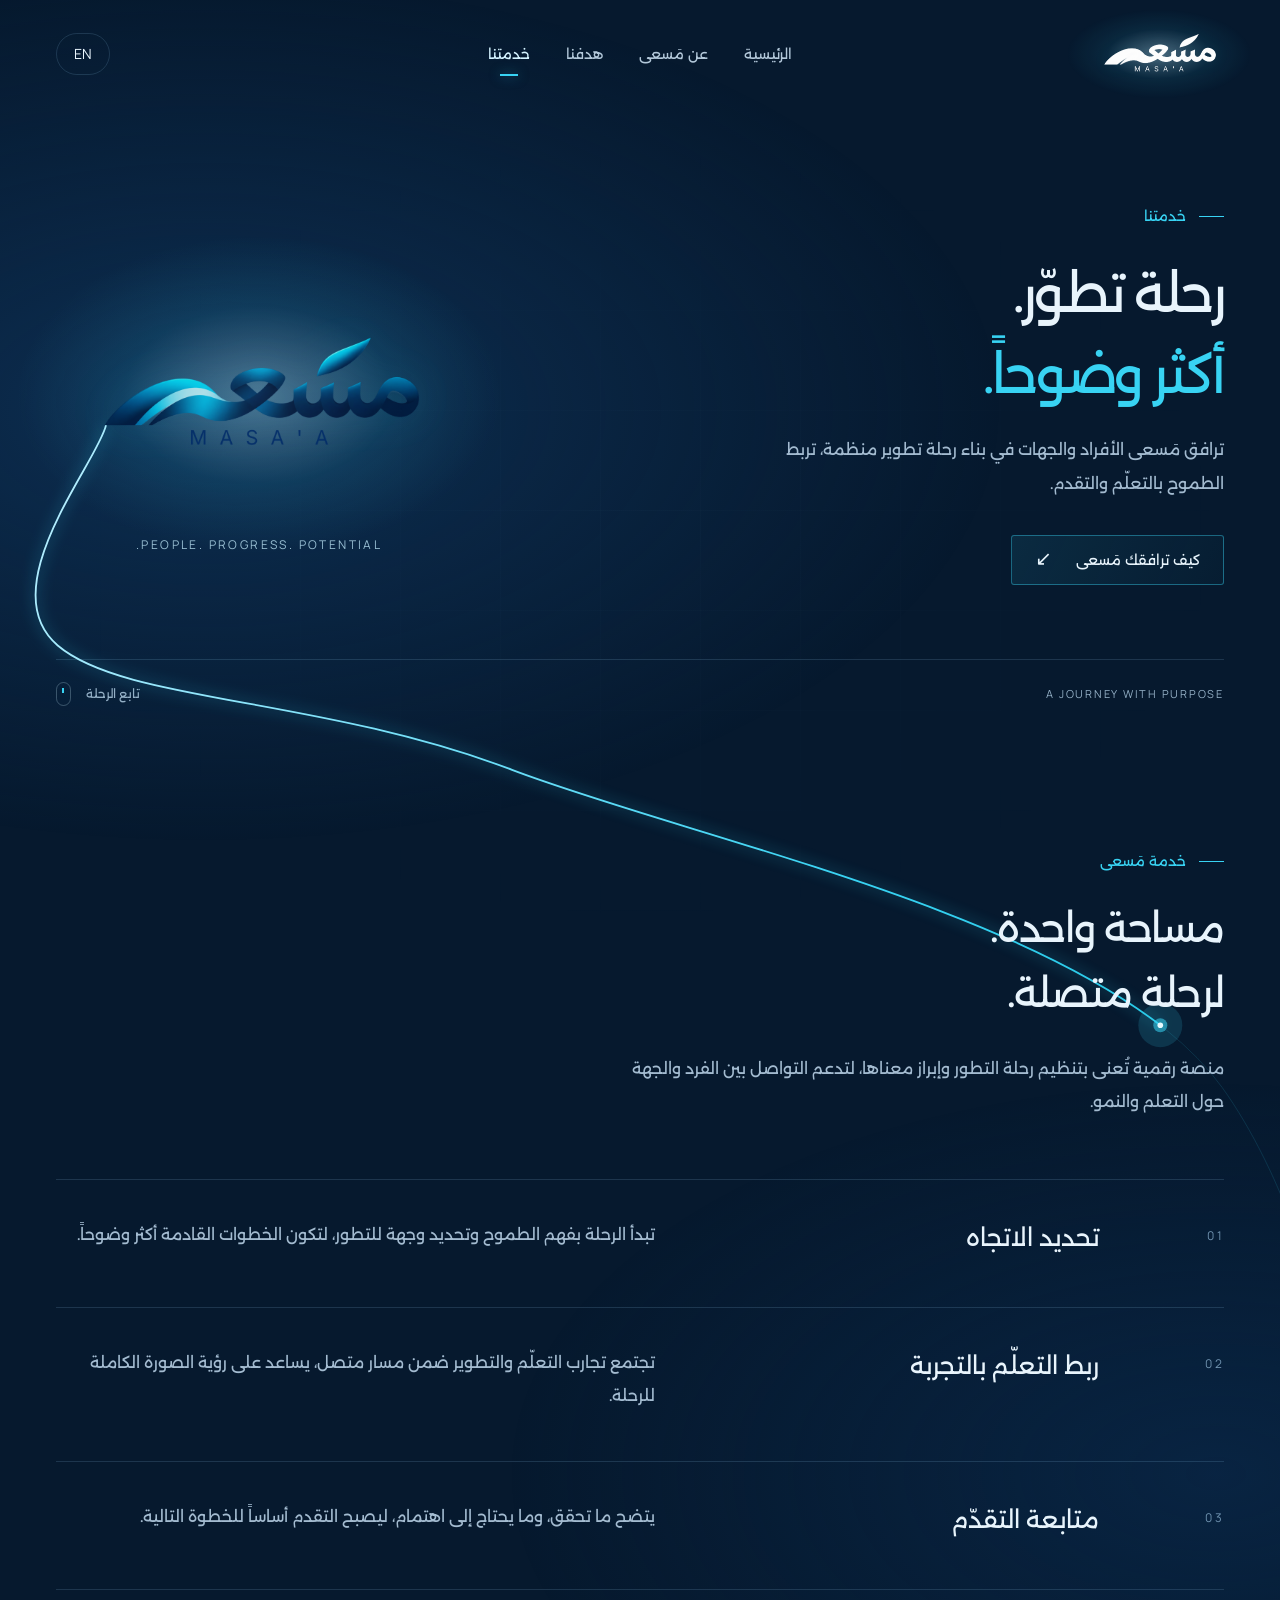
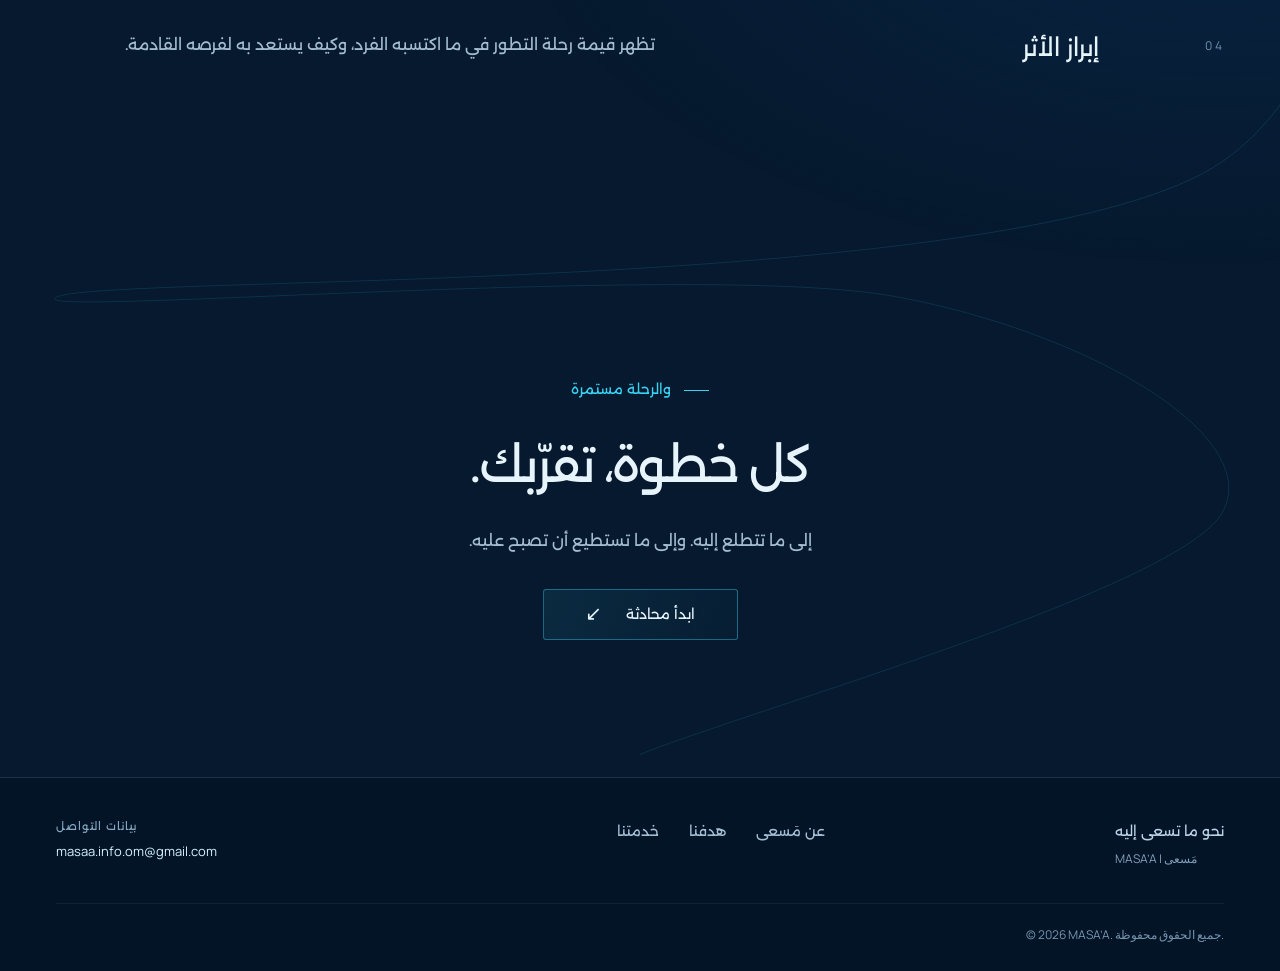
<file: service/index.html>
<!doctype html><html lang="ar" dir="rtl"><head><meta charset="utf-8"><meta name="viewport" content="width=device-width,initial-scale=1,viewport-fit=cover"><meta name="theme-color" content="#06192e">
<title>Our Service | MASA'A | مسعى</title>
<meta name="description" content="MASA'A | مسعى supports organisations and individuals with clearer, more structured and measurable training and development journeys.">
<meta name="robots" content="index, follow, max-image-preview:large">
<link rel="canonical" href="https://masaa-om.github.io/service/">
<meta property="og:title" content="Our Service | MASA'A | مسعى">
<meta property="og:description" content="MASA'A | مسعى supports organisations and individuals with clearer, more structured and measurable training and development journeys.">
<meta property="og:type" content="website">
<meta property="og:url" content="https://masaa-om.github.io/service/">
<meta property="og:site_name" content="MASA'A | مسعى">
<meta name="twitter:card" content="summary">
<meta name="twitter:title" content="Our Service | MASA'A | مسعى">
<meta name="twitter:description" content="MASA'A | مسعى supports organisations and individuals with clearer, more structured and measurable training and development journeys.">

<link rel="icon" type="image/png" sizes="32x32" href="../assets/masaa-app-icon-32.png?v=2"><link rel="icon" type="image/png" sizes="192x192" href="../assets/masaa-app-icon-192.png?v=2"><link rel="shortcut icon" href="../favicon.ico?v=2"><link rel="apple-touch-icon" sizes="180x180" href="../assets/masaa-app-icon-180.png?v=2"><link rel="preload" href="../assets/alexandria-400.ttf" as="font" type="font/ttf" crossorigin><link rel="stylesheet" href="../assets/site.css"><script>document.documentElement.classList.add('js');try{if(localStorage.getItem('masaa-language')==='en'){document.documentElement.lang='en';document.documentElement.dir='ltr'}}catch(e){}</script><script defer src="../assets/site.js"></script></head><body data-page="service"><a class="skip-link" href="#main"><span data-ar="انتقل إلى المحتوى" data-en="Skip to content">انتقل إلى المحتوى</span></a>
    <header class="site-header"><div class="shell header-inner">
    <a class="brand" href="../index.html" aria-label="MASA’A — مَسعى"><img src="../assets/masaa-logo-white.png" width="2048" height="701" alt="MASA’A | مَسعى"></a>
    <nav class="nav" id="primary-nav" aria-label="التنقل الرئيسي"><a href="../index.html"><span data-ar="الرئيسية" data-en="Home">الرئيسية</span></a><a href="../about/index.html"><span data-ar="عن مَسعى" data-en="About MASA’A">عن مَسعى</span></a><a href="../purpose/index.html"><span data-ar="هدفنا" data-en="Our purpose">هدفنا</span></a><a href="../service/index.html" aria-current="page"><span data-ar="خدمتنا" data-en="Our service">خدمتنا</span></a></nav>
    <div class="header-actions"><button class="language" id="language" type="button" aria-label="Switch to English">EN</button><button class="menu-button" id="menu-button" type="button" aria-label="فتح القائمة" aria-expanded="false" aria-controls="primary-nav"><span></span><span></span></button></div>
    </div></header><main class="site-main" id="main"><div class="page-atmosphere" aria-hidden="true"></div><div class="ambient-grid" aria-hidden="true"></div><svg class="journey-canvas" id="journey-canvas" aria-hidden="true" focusable="false"><defs><linearGradient id="journeyGradient" x1="0" y1="0" x2="0.8" y2="1"><stop stop-color="#bcefff"/><stop offset=".45" stop-color="#38d3f3"/><stop offset="1" stop-color="#00afc7"/></linearGradient></defs><path class="journey-track" id="journey-track"/><path class="journey-bloom" id="journey-bloom"/><path class="journey-light" id="journey-light"/><g id="traveller"><circle class="traveller-aura" r="22"/><circle class="traveller-mid" r="7"/><circle class="traveller-core" r="2.8"/></g></svg><section class="hero inner-hero"><div class="shell hero-layout"><div class="hero-copy"><div class="eyebrow"><span data-ar="خدمتنا" data-en="OUR SERVICE">خدمتنا</span></div><h1><span data-ar="رحلة تطوّر." data-en="A journey of growth.">رحلة تطوّر.</span><br><em><span data-ar="أكثر وضوحاً." data-en="With greater clarity.">أكثر وضوحاً.</span></em></h1><p data-ar="ترافق مَسعى الأفراد والجهات في بناء رحلة تطوير منظمة، تربط الطموح بالتعلّم والتقدم." data-en="MASA’A supports people and organisations in shaping a structured development journey, connecting aspiration, learning, and progress." class="hero-description">ترافق مَسعى الأفراد والجهات في بناء رحلة تطوير منظمة، تربط الطموح بالتعلّم والتقدم.</p><div class="actions"><a class="button" href="#discover"><span data-ar="كيف ترافقك مَسعى" data-en="How MASA’A supports you">كيف ترافقك مَسعى</span><span class="arrow" aria-hidden="true">↗</span></a></div></div><div class="inner-symbol"><img class="hero-logo" id="hero-logo" src="../assets/masaa-logo.png" width="2048" height="701" alt="الشعار الأصلي لمَسعى — MASA’A" fetchpriority="high"><span class="stage-caption" aria-hidden="true">PEOPLE. PROGRESS. POTENTIAL.</span></div></div><div class="shell hero-floor"><span class="desktop-note">A JOURNEY WITH PURPOSE</span><a class="scroll-link" href="#discover"><span data-ar="تابع الرحلة" data-en="Follow the journey">تابع الرحلة</span><span class="scroll-mark" aria-hidden="true"></span></a></div></section><section class="service-section shell" id="discover"><span class="path-marker" data-path="opening"></span><div class="service-intro reveal"><div class="eyebrow"><span data-ar="خدمة مَسعى" data-en="THE MASA’A SERVICE">خدمة مَسعى</span></div><h2 data-ar="مساحة واحدة.
لرحلة متصلة." data-en="One space. A connected journey." class="section-title">مساحة واحدة.
لرحلة متصلة.</h2><p data-ar="منصة رقمية تُعنى بتنظيم رحلة التطور وإبراز معناها، لتدعم التواصل بين الفرد والجهة حول التعلم والنمو." data-en="A digital platform that brings structure and meaning to development, supporting a shared understanding of learning and growth between people and organisations." class="body-copy">منصة رقمية تُعنى بتنظيم رحلة التطور وإبراز معناها، لتدعم التواصل بين الفرد والجهة حول التعلم والنمو.</p></div><article class="service-row reveal"><span class="section-number">01</span><h3 data-ar="تحديد الاتجاه" data-en="Find your direction">تحديد الاتجاه</h3><p data-ar="تبدأ الرحلة بفهم الطموح وتحديد وجهة للتطور، لتكون الخطوات القادمة أكثر وضوحاً." data-en="The journey starts with understanding aspirations and setting a direction, making the next steps clearer.">تبدأ الرحلة بفهم الطموح وتحديد وجهة للتطور، لتكون الخطوات القادمة أكثر وضوحاً.</p></article><article class="service-row reveal"><span class="section-number">02</span><h3 data-ar="ربط التعلّم بالتجربة" data-en="Connect learning and experience">ربط التعلّم بالتجربة</h3><p data-ar="تجتمع تجارب التعلّم والتطوير ضمن مسار متصل، يساعد على رؤية الصورة الكاملة للرحلة." data-en="Learning and development experiences come together in a connected path, helping people see the journey as a whole.">تجتمع تجارب التعلّم والتطوير ضمن مسار متصل، يساعد على رؤية الصورة الكاملة للرحلة.</p></article><article class="service-row reveal"><span class="section-number">03</span><h3 data-ar="متابعة التقدّم" data-en="Recognise progress">متابعة التقدّم</h3><p data-ar="يتضح ما تحقق، وما يحتاج إلى اهتمام، ليصبح التقدم أساساً للخطوة التالية." data-en="Make sense of what has been achieved and what needs attention, so progress informs the next step.">يتضح ما تحقق، وما يحتاج إلى اهتمام، ليصبح التقدم أساساً للخطوة التالية.</p></article><article class="service-row reveal"><span class="section-number">04</span><h3 data-ar="إبراز الأثر" data-en="Make growth visible">إبراز الأثر</h3><p data-ar="تظهر قيمة رحلة التطور في ما اكتسبه الفرد، وكيف يستعد به لفرصه القادمة." data-en="The value of development comes through what people learn and how it prepares them for future opportunities.">تظهر قيمة رحلة التطور في ما اكتسبه الفرد، وكيف يستعد به لفرصه القادمة.</p></article></section><section class="closing"><span class="path-marker" data-path="end"></span><div class="shell"><div class="closing-content reveal"><div class="eyebrow"><span data-ar="والرحلة مستمرة" data-en="THE JOURNEY CONTINUES">والرحلة مستمرة</span></div><h2 data-ar="كل خطوة، تقرّبك." data-en="Every step brings you closer.">كل خطوة، تقرّبك.</h2><p data-ar="إلى ما تتطلع إليه. وإلى ما تستطيع أن تصبح عليه." data-en="To what you aspire to. And who you can become." class="body-copy">إلى ما تتطلع إليه. وإلى ما تستطيع أن تصبح عليه.</p><button class="button conversation-toggle" id="conversation-toggle" type="button" aria-expanded="false" aria-controls="conversation-panel"><span data-ar="ابدأ محادثة" data-en="Start a conversation">ابدأ محادثة</span><span class="arrow" aria-hidden="true">↗</span></button></div></div></section><section class="conversation-cta" id="conversation-panel" hidden><div class="shell"><div class="conversation-grid"><div class="conversation-copy"><div class="eyebrow"><span data-ar="ابدأ محادثة" data-en="START A CONVERSATION">ابدأ محادثة</span></div><h2><span data-ar="خطوتك التالية، بشكل أوضح." data-en="Your next step, made clearer.">خطوتك التالية، بشكل أوضح.</span></h2><p class="body-copy"><span data-ar="هل تهتم بمَسعى، أو بشراكة، أو بمحادثة تجريبية، أو بوصول مبكر؟ أخبرنا إلى أين تريد أن تتجه بعد ذلك." data-en="Interested in MASA’A, a partnership, pilot conversation or early access? Tell us where you want to go next.">هل تهتم بمَسعى، أو بشراكة، أو بمحادثة تجريبية، أو بوصول مبكر؟ أخبرنا إلى أين تريد أن تتجه بعد ذلك.</span></p></div><form class="conversation-form" id="conversation-form" novalidate>
<input type="hidden" name="_subject" value="New MASA’A conversation">
<input type="hidden" name="_template" value="table">
<input type="text" name="_honey" class="form-honey" tabindex="-1" autocomplete="off" aria-hidden="true"><div class="conversation-row conversation-row-split"><input id="conversation-name" name="name" type="text" autocomplete="name" data-ph-ar="الاسم" data-ph-en="Name" placeholder="Name" aria-label="Name" required><input id="conversation-email" name="email" type="email" autocomplete="email" inputmode="email" data-ph-ar="البريد الإلكتروني للعمل" data-ph-en="Work email" placeholder="Work email" aria-label="Work email" required></div><div class="conversation-row"><input id="conversation-org" name="organization" type="text" autocomplete="organization" data-ph-ar="الجهة / المؤسسة" data-ph-en="Organization" placeholder="Organization" aria-label="Organization"></div><div class="conversation-row"><textarea id="conversation-message" name="message" rows="5" data-ph-ar="كيف تود أن تعمل مع مَسعى؟" data-ph-en="How would you like to work with MASA’A?" placeholder="How would you like to work with MASA’A?" aria-label="How would you like to work with MASA’A?" required></textarea></div><button class="conversation-submit" type="submit"><span data-ar="أرسل اهتمامك" data-en="Send your interest">أرسل اهتمامك</span></button>
<p class="conversation-status" id="conversation-status" role="status" aria-live="polite"></p></form></div></div></section></main><footer class="site-footer"><div class="shell"><div class="footer-top"><div class="footer-tagline"><span data-ar="نحو ما تسعى إليه" data-en="Towards what you aspire to.">نحو ما تسعى إليه</span><div class="latin">MASA’A | مَسعى</div></div><nav class="footer-links" aria-label="روابط مَسعى"><a href="../about/index.html"><span data-ar="عن مَسعى" data-en="About MASA’A">عن مَسعى</span></a><a href="../purpose/index.html"><span data-ar="هدفنا" data-en="Our purpose">هدفنا</span></a><a href="../service/index.html"><span data-ar="خدمتنا" data-en="Our service">خدمتنا</span></a></nav><div class="footer-contact"><span class="footer-contact-label" data-ar="بيانات التواصل" data-en="CONTACT INFO">بيانات التواصل</span><a class="footer-email latin" href="mailto:masaa.info.om@gmail.com">masaa.info.om@gmail.com</a></div></div><div class="footer-bottom"><div class="latin">© 2026 MASA’A. <span data-ar="جميع الحقوق محفوظة." data-en="All rights reserved.">جميع الحقوق محفوظة.</span></div></div></div></footer><div class="intro" id="intro" hidden role="dialog" aria-modal="true" aria-label="مقدمة مَسعى" tabindex="-1"><div class="intro-backlight"></div><svg class="intro-path" id="intro-svg" aria-hidden="true"><path id="intro-line"/><circle id="intro-spark" r="3.5" opacity="0"/></svg><div class="intro-brand" id="intro-brand"><img class="intro-logo" src="../assets/masaa-logo.png" width="2048" height="701" alt="MASA’A | مَسعى"></div><div class="intro-subtitle"><span data-ar="نحو ما تسعى إليه" data-en="Towards what you aspire to.">نحو ما تسعى إليه</span><div class="latin">A JOURNEY OF POSSIBILITY</div></div><span class="intro-counter" aria-hidden="true">MASA’A / 01</span></div><div class="transition-line" aria-hidden="true"></div><noscript><style>.intro{display:none!important}.reveal{opacity:1!important;transform:none!important}.language,.menu-button,.replay{display:none!important}@media(max-width:760px){.nav{display:flex;position:static;flex-direction:row;padding:0;border:0;background:none;font-size:12px;flex-wrap:wrap;gap:16px}.header-inner{display:flex;flex-wrap:wrap}.site-header{height:auto;padding:15px 0}.hero{padding-top:150px}}</style></noscript></body></html>
</file>
<file: assets/site.css>
@import url('fonts.css');

:root{--navy:#0b2f56;--deep:#06192e;--ink:#041324;--blue:#123f6e;--teal:#00afc7;--cyan:#38d3f3;--ice:#d5f3ff;--text:#e8f4fc;--muted:#a3bbd0;--line:rgba(151,205,238,.16);--ease:cubic-bezier(.22,.8,.23,1);color-scheme:dark;font-family:Alexandria,sans-serif;font-synthesis:none}
*{box-sizing:border-box}html{scroll-behavior:smooth;background:var(--deep)}body{margin:0;min-width:320px;background:var(--deep);color:var(--text);font-size:16px;line-height:1.9;-webkit-font-smoothing:antialiased}html[lang=en]{font-family:Manrope,sans-serif}button,a{-webkit-tap-highlight-color:transparent}button{font:inherit;color:inherit;cursor:pointer}a{color:inherit;text-decoration:none}button{border:0}img{max-width:100%;display:block}button,a{touch-action:manipulation}h1,h2,h3,p{margin:0}h1,h2,h3{font-weight:400}::selection{background:#38d3f340;color:#fff}:focus-visible{outline:2px solid var(--cyan);outline-offset:7px}[hidden]{display:none!important}.latin{font-family:Manrope,sans-serif;direction:ltr}.skip-link{position:fixed;top:-100px;right:20px;background:var(--ice);color:var(--ink);padding:8px 16px;z-index:1000}.skip-link:focus{top:15px}.shell{width:min(1280px,calc(100% - 112px));margin-inline:auto}.muted{color:var(--muted)}.eyebrow{display:flex;align-items:center;gap:13px;color:var(--cyan);font-size:14px;line-height:1.7}.eyebrow:before{content:'';width:25px;height:1px;background:currentColor}.eyebrow .latin{font-size:12px;letter-spacing:.17em}.section-title{font-size:clamp(28px,3.1vw,44px);line-height:1.65;letter-spacing:-.035em}.body-copy{font-size:16px;line-height:2.1;color:var(--muted);max-width:600px}html[lang=en] .section-title{letter-spacing:-.04em;line-height:1.3}html[lang=en] .body-copy{line-height:1.9}.arrow{font-family:Manrope,sans-serif;display:inline-block;font-size:20px;line-height:1;transition:transform .35s var(--ease)}html[dir=rtl] .arrow{transform:rotate(180deg)}a:hover .arrow{transform:translateX(4px)}html[dir=rtl] a:hover .arrow{transform:rotate(180deg) translateX(4px)}

/* The original mark, its material and its colours remain untouched. */
.site-header{height:108px;position:absolute;inset:0 0 auto;z-index:15;display:flex;align-items:center}.header-inner{display:grid;grid-template-columns:180px 1fr 180px;align-items:center;gap:24px}.brand{width:130px;position:relative;display:block;isolation:isolate}.brand:before{content:'';position:absolute;inset:-22px -26px;background:radial-gradient(ellipse,#aad6e966,#38d3f315 40%,transparent 72%);z-index:-1}.brand img{width:130px;height:auto;filter:drop-shadow(0 0 8px #38d3f312)}.nav{display:flex;align-items:center;justify-content:center;gap:36px;font-size:14px;color:#b3c8da}.nav a{position:relative;padding:12px 0;white-space:nowrap;transition:color .2s}.nav a:hover,.nav a[aria-current=page]{color:var(--ice)}.nav a[aria-current=page]:after{content:'';position:absolute;bottom:3px;left:50%;width:18px;height:2px;transform:translateX(-50%);background:var(--cyan);box-shadow:0 0 12px #38d3f380}.header-actions{display:flex;align-items:center;justify-content:flex-end;gap:18px}.language{background:transparent;border:1px solid var(--line);border-radius:99px;padding:7px 17px;font-size:13px;font-family:Manrope,Alexandria,sans-serif;min-height:40px;transition:border-color .3s,background .3s}.language:hover{border-color:#38d3f370;background:#38d3f309}.menu-button{display:none;width:42px;height:42px;background:transparent;position:relative}.menu-button span{display:block;width:23px;height:1px;background:var(--ice);margin:6px auto;transition:transform .3s}.menu-button[aria-expanded=true] span:first-child{transform:translateY(3.5px) rotate(45deg)}.menu-button[aria-expanded=true] span:last-child{transform:translateY(-3.5px) rotate(-45deg)}

.site-main{position:relative;isolation:isolate;overflow:hidden}.page-atmosphere{position:absolute;inset:0;z-index:-3;pointer-events:none;background:radial-gradient(ellipse 75% 520px at 16% 410px,#123f6e90,transparent 83%),radial-gradient(ellipse 65% 460px at 95% 62%,#0b2f5680,transparent 85%)}.ambient-grid{position:absolute;top:110px;inset-inline-start:0;width:100%;height:850px;background-image:linear-gradient(#b2dff905 1px,transparent 1px),linear-gradient(90deg,#b2dff905 1px,transparent 1px);background-size:100px 100px;mask-image:radial-gradient(ellipse,black,transparent 70%);z-index:-2;pointer-events:none}.hero{position:relative;min-height:840px;min-height:max(770px,100svh);padding:150px 0 100px;display:flex;flex-direction:column;justify-content:center}.hero-layout{display:grid;grid-template-columns:1fr 1.04fr;gap:30px;align-items:center;position:relative;z-index:3}.hero-copy{position:relative;padding-block:20px;max-width:550px;z-index:2}.hero h1{font-size:clamp(36px,4.1vw,58px);line-height:1.55;letter-spacing:-.045em;margin:24px 0 18px;max-width:600px}.hero h1 em{font-style:normal;color:var(--cyan)}html[lang=en] .hero h1{font-size:clamp(40px,4.4vw,64px);line-height:1.15;letter-spacing:-.05em}.hero-translation{font-family:Manrope,sans-serif;font-size:14px;letter-spacing:.06em;color:#9eb6c9;direction:ltr;margin-bottom:25px;text-align:start}html[dir=rtl] .hero-translation{text-align:right}.hero-description{font-size:16px;line-height:2.1;max-width:440px;color:var(--muted)}.actions{display:flex;align-items:center;gap:28px;flex-wrap:wrap;margin-top:34px}.button{min-height:50px;padding:11px 23px;border:1px solid #38d3f367;border-radius:3px;background:linear-gradient(115deg,#38d3f319,#38d3f306);display:inline-flex;gap:24px;align-items:center;justify-content:center;font-size:14px;transition:background .3s,box-shadow .3s}.button:hover{background:#38d3f322;box-shadow:0 0 30px #38d3f315}.text-link{display:inline-flex;gap:22px;align-items:center;font-size:14px;color:#b5cadd;padding-block:10px}.text-link:hover{color:var(--ice)}.brand-stage{position:relative;min-width:0;aspect-ratio:1.12;display:flex;align-items:center;justify-content:center;isolation:isolate}.brand-stage:before{content:'';position:absolute;inset:14% -9% 8%;z-index:-1;background:radial-gradient(ellipse at 52% 56%,#aad6e982 0%,#74b7d046 24%,#38d3f317 44%,transparent 70%);filter:blur(12px)}.hero-logo{position:relative;width:100%;height:auto;filter:drop-shadow(0 0 22px #38d3f328)}.stage-caption{position:absolute;bottom:7%;left:0;right:0;text-align:center;font-size:12px;color:#98bed2;letter-spacing:.2em;font-family:Manrope,sans-serif}.stage-coordinate{position:absolute;top:7%;left:12%;font-size:12px;color:#7398b2;font-family:Manrope,sans-serif;letter-spacing:.1em}.hero-floor{position:absolute;bottom:34px;inset-inline:0;display:flex;align-items:center;justify-content:space-between;gap:20px;border-top:1px solid var(--line);padding-top:22px;color:#93afc5;font-size:12px}.hero-floor .chapter{display:flex;align-items:center;gap:14px}.chapter-number{font-family:Manrope,sans-serif;font-size:14px;color:var(--cyan)}.scroll-link{display:flex;align-items:center;gap:15px}.scroll-mark{display:block;width:15px;height:24px;border:1px solid #aacddd50;border-radius:9px;position:relative}.scroll-mark:after{content:'';width:2px;height:5px;background:var(--cyan);position:absolute;left:5px;top:5px;animation:scrollHint 2.5s ease-in-out infinite}@keyframes scrollHint{0%,100%{transform:translateY(0);opacity:.4}55%{transform:translateY(8px);opacity:1}}.desktop-note{direction:ltr;font-family:Manrope,sans-serif;letter-spacing:.16em;font-size:11px}

/* One connected path. Its traveller follows the document scroll position. */
.journey-canvas{position:absolute;inset:0;width:100%;height:100%;z-index:1;pointer-events:none;overflow:visible;direction:ltr}.journey-track{fill:none;stroke:#38d3f321;stroke-width:1;vector-effect:non-scaling-stroke}.journey-bloom{fill:none;stroke:#38d3f3;stroke-width:9;opacity:.15;filter:blur(7px);vector-effect:non-scaling-stroke}.journey-light{fill:none;stroke:url(#journeyGradient);stroke-width:1.8;vector-effect:non-scaling-stroke}.traveller-core{fill:#e7faff}.traveller-mid{fill:#38d3f3;opacity:.55}.traveller-aura{fill:#38d3f3;opacity:.15}.path-note{position:relative;z-index:3;color:#8bb3c8;font-size:12px;display:inline-flex;align-items:center;gap:10px}.light-key{width:5px;height:5px;background:#def8ff;border-radius:50%;box-shadow:0 0 12px 5px #38d3f347}.path-marker{position:absolute;width:1px;height:1px;pointer-events:none}

.opening{position:relative;min-height:580px;display:grid;align-items:center;padding:120px 0}.opening .content{position:relative;z-index:3;width:min(840px,76%);margin-inline:auto;text-align:center}.opening .eyebrow{justify-content:center;margin-bottom:28px}.opening h2{font-size:clamp(28px,3.3vw,44px);line-height:1.8;letter-spacing:-.03em}.opening h2 span{color:var(--cyan)}.opening p{max-width:620px;margin:27px auto 0}.opening .path-note{margin-top:35px}.section-number{font-size:12px;font-family:Manrope,sans-serif;color:#7093b0;letter-spacing:.2em}.chapter-section{padding:110px 0;position:relative;min-height:650px;z-index:2}.section-heading{display:grid;grid-template-columns:1fr 1fr;gap:70px;align-items:end;margin-bottom:62px}.section-heading .eyebrow{margin-bottom:22px}.section-heading>.body-copy{max-width:460px;margin-inline-start:auto}.editorial-grid{display:grid;grid-template-columns:repeat(3,1fr);gap:42px}.editorial-item{padding-top:30px;border-top:1px solid #96cde328;position:relative}.editorial-item .section-number{display:block;margin-bottom:50px}.editorial-item h3{font-size:23px;margin-bottom:15px;line-height:1.6}.editorial-item p{font-size:15px;color:var(--muted);line-height:2;max-width:330px}.editorial-item .text-link{margin-top:25px}.editorial-item:before{content:'';position:absolute;inset-inline-start:0;top:-1px;height:1px;width:36px;background:var(--cyan)}.chapter-section:before{content:'';position:absolute;inset:0 -10%;z-index:-1;background:linear-gradient(180deg,transparent,#0b2f5630,transparent);pointer-events:none}.closing{padding:150px 0 135px;position:relative;min-height:550px;display:flex;align-items:center;text-align:center}.closing-content{position:relative;z-index:3;max-width:800px;margin:auto}.closing .eyebrow{justify-content:center;margin-bottom:24px}.closing h2{font-size:clamp(30px,3.8vw,50px);line-height:1.6;letter-spacing:-.04em}.closing p{margin:20px auto 32px;max-width:550px}.closing .button{min-width:195px}.next-chapter{margin-top:50px;font-family:Manrope,sans-serif;font-size:12px;letter-spacing:.14em;color:#779ab6}.site-footer{position:relative;z-index:3;background:#041324a0;border-top:1px solid var(--line);padding:40px 0 24px}.footer-top{display:flex;align-items:center;justify-content:space-between;gap:30px;padding-bottom:32px}.footer-tagline{font-size:14px;color:#b9d2e4}.footer-tagline .latin{font-size:12px;color:#819fb8;margin-top:4px}.footer-links{display:flex;gap:30px;font-size:14px;color:#a3bdd2}.footer-contact{display:flex;flex-direction:column;gap:8px;min-width:220px}.footer-contact-label{font-size:10px;letter-spacing:.16em;color:#7695af}.footer-email{font-size:13px;color:#b9d2e4;transition:color .25s ease}.footer-email:hover{color:var(--cyan)}.footer-bottom{border-top:1px solid #96cde312;padding-top:20px;display:flex;align-items:center;justify-content:space-between;gap:20px;color:#7695af;font-size:12px}.replay{display:flex;align-items:center;gap:10px;background:transparent;color:#aac6db;font-size:12px;padding:6px 0}.replay:hover{color:var(--cyan)}.replay svg{width:15px;height:15px;stroke:currentColor;fill:none;stroke-width:1.5}

/* Interior chapters retain the same path and visual language. */
.inner-hero{min-height:740px}.inner-hero .hero-layout{grid-template-columns:1.25fr .75fr;gap:85px}.inner-hero .hero-copy{max-width:680px}.inner-hero .hero h1{max-width:700px}.inner-symbol{position:relative;min-height:330px;display:flex;align-items:center;justify-content:center}.inner-symbol .hero-logo{width:90%;opacity:.85}.inner-symbol .stage-caption{bottom:1%}.inner-kicker{font-size:12px;font-family:Manrope,sans-serif;letter-spacing:.22em;color:#8eafc6;margin-top:30px}.story-section{position:relative;padding:110px 0 145px;min-height:620px;z-index:3}.story-grid{display:grid;grid-template-columns:.8fr 1.2fr;gap:120px}.story-grid .eyebrow{margin-bottom:24px}.story-body p+p{margin-top:25px}.story-body .body-copy{max-width:650px}.belief{padding:32px 0;margin-top:44px;border-top:1px solid var(--line);border-bottom:1px solid var(--line);color:var(--ice);font-size:23px;line-height:1.8}.principles{display:grid;grid-template-columns:repeat(3,1fr);gap:45px;margin-top:75px}.principles h3{font-size:21px;margin:20px 0 12px}.principles p{font-size:15px;line-height:2;color:var(--muted)}.purpose-statement{padding:115px 0 130px;text-align:center;position:relative;z-index:3}.purpose-statement h2{max-width:810px;margin:auto;font-size:clamp(29px,3.8vw,49px);line-height:1.8}.purpose-statement h2 em{color:var(--cyan);font-style:normal}.purpose-statement p{margin:28px auto 0}.service-section{padding:110px 0;position:relative;z-index:3}.service-row{display:grid;grid-template-columns:80px .8fr 1.2fr;gap:45px;align-items:start;border-top:1px solid var(--line);padding:38px 0 48px}.service-row h3{font-size:24px;line-height:1.7}.service-row p{font-size:16px;line-height:2.1;color:var(--muted)}.service-row .section-number{padding-top:7px}.service-intro{max-width:680px;margin-bottom:60px}.service-intro .eyebrow{margin-bottom:22px}.service-intro .body-copy{margin-top:25px}

/* Intro: illuminate the supplied logo, draw from its ى tail, then morph it. */
.intro{position:fixed;inset:0;z-index:100;background:#06192e;display:flex;align-items:center;justify-content:center;isolation:isolate;overflow:hidden}.intro-backlight{position:absolute;width:min(1000px,110vw);height:min(700px,90vh);background:radial-gradient(ellipse,#9bc9df76 0%,#4a9cbb40 24%,#38d3f315 42%,transparent 68%);opacity:0;transform:scale(.7);transition:opacity 1.7s ease,transform 3s ease}.intro.is-lit .intro-backlight{opacity:1;transform:scale(1)}.intro-brand{width:min(670px,76vw);position:relative;z-index:3;will-change:transform}.intro-logo{width:100%;height:auto;opacity:.05;filter:drop-shadow(0 0 0 #38d3f300);transition:opacity 1.9s ease,filter 2.2s ease}.intro.is-lit .intro-logo{opacity:1;filter:drop-shadow(0 0 25px #38d3f367)}.intro-subtitle{position:absolute;top:calc(50% + min(155px,18vw));inset-inline:25px;text-align:center;opacity:0;transform:translateY(12px);transition:opacity 1s,transform 1s;color:#abc9df;font-size:14px;line-height:2}.intro-subtitle .latin{font-size:11px;letter-spacing:.16em;color:#729ab8}.intro.is-lit .intro-subtitle{opacity:1;transform:none;transition-delay:.8s}.intro-skip{position:absolute;bottom:38px;inset-inline-end:48px;background:transparent;color:#8faec6;border-bottom:1px solid #8faec636;padding:7px 0;font-size:12px;z-index:5}.intro-counter{position:absolute;bottom:42px;inset-inline-start:48px;color:#7195b1;font:12px Manrope,sans-serif;letter-spacing:.18em}.intro-path{position:absolute;inset:0;width:100%;height:100%;z-index:2;pointer-events:none;direction:ltr;overflow:visible}.intro-path path{fill:none;stroke:#8bedff;stroke-width:1.6;filter:drop-shadow(0 0 7px #38d3f3)}.intro-path circle{fill:#e9fbff;filter:drop-shadow(0 0 10px #38d3f3)}.intro.is-leaving .intro-subtitle,.intro.is-leaving .intro-skip,.intro.is-leaving .intro-counter{opacity:0;transition:.3s}.intro.is-leaving{background:transparent;transition:background 1s ease}.intro.is-leaving .intro-backlight{opacity:0;transition:opacity 1s}.intro-playing{overflow:hidden}.intro-playing .hero-logo{visibility:hidden}.js .reveal{opacity:0;transform:translateY(24px);transition:opacity .9s var(--ease),transform .9s var(--ease)}.js .reveal.in-view{opacity:1;transform:none}.js body.route-enter main{animation:routeEnter .7s var(--ease) both}.route-leaving main{opacity:0;transform:translateY(-8px);transition:opacity .32s,transform .42s}.transition-line{position:fixed;inset:0;z-index:80;pointer-events:none;opacity:0;background:linear-gradient(90deg,transparent,#38d3f306,transparent);transition:opacity .3s}.route-leaving .transition-line{opacity:1}@keyframes routeEnter{from{opacity:0;transform:translateY(15px)}to{opacity:1;transform:none}}

@media(min-width:1600px){.hero{max-height:1100px}.shell{width:min(1360px,calc(100% - 160px))}.hero-layout{gap:70px}}
@media(max-width:1100px){.shell{width:calc(100% - 64px)}.header-inner{grid-template-columns:145px 1fr 105px;gap:18px}.nav{gap:24px}.hero h1{font-size:44px}.hero-layout{gap:20px;grid-template-columns:1fr .95fr}.brand-stage{aspect-ratio:.95}.hero-description{font-size:15px}.section-heading{gap:40px}.story-grid{gap:60px}.inner-hero .hero-layout{gap:40px}.editorial-grid{gap:25px}.editorial-item h3{font-size:20px}.editorial-item p{font-size:15px}.principles{gap:30px}}
@media(max-width:760px){.shell{width:calc(100% - 40px)}.site-header{height:88px}.header-inner{grid-template-columns:1fr auto;gap:10px}.brand,.brand img{width:105px}.header-actions{gap:10px}.language{font-size:12px;min-height:38px;padding:6px 12px}.menu-button{display:block}.nav{display:none;position:absolute;top:82px;inset-inline:20px;background:#0b2745f7;border:1px solid #9cc9e528;backdrop-filter:blur(20px);padding:22px 26px;align-items:stretch;gap:5px;flex-direction:column;box-shadow:0 20px 60px #0005}.nav.is-open{display:flex}.nav a{padding:12px 0;font-size:16px}.nav a[aria-current=page]:after{left:auto;right:auto;inset-inline-start:0;transform:none;bottom:6px}.hero{padding:105px 0 108px;min-height:900px;min-height:max(850px,100svh);justify-content:flex-start}.hero-layout{display:flex;flex-direction:column;gap:5px;align-items:stretch}.hero-copy{order:2;text-align:center;margin:auto;padding-top:0}.hero .eyebrow{justify-content:center}.hero h1{font-size:36px;line-height:1.6;margin:17px 0 9px;letter-spacing:-.04em}.hero-translation,.hero-translation:dir(ltr){text-align:center!important;font-size:12px;letter-spacing:.03em;margin-bottom:20px}.hero-description{max-width:430px;margin:auto;font-size:15px;line-height:2.05}.hero .actions{justify-content:center;gap:22px;margin-top:26px}.brand-stage{order:1;aspect-ratio:auto;min-height:250px;width:min(450px,95%);margin:auto}.hero-logo{width:95%;margin:auto}.stage-caption{bottom:9px;font-size:10px;letter-spacing:.2em}.stage-coordinate{top:15px;font-size:10px}.hero-floor{bottom:25px;padding-top:17px}.desktop-note{display:none}.hero-floor .chapter{gap:8px;font-size:11px}.scroll-link{font-size:11px;gap:10px}.button{min-height:48px;font-size:13px;padding:10px 19px;gap:22px}.text-link{font-size:13px;gap:14px}.opening{min-height:540px;padding:85px 0}.opening .content{width:100%}.opening h2{font-size:28px;line-height:1.85}.opening p{font-size:15px}.eyebrow{font-size:12px;gap:10px}.eyebrow .latin{font-size:10px;letter-spacing:.12em}.section-title{font-size:30px}.body-copy{font-size:15px}.chapter-section{padding:80px 0}.section-heading{grid-template-columns:1fr;gap:24px;margin-bottom:45px}.section-heading>.body-copy{margin-inline-start:0}.editorial-grid{grid-template-columns:1fr;gap:40px}.editorial-item{padding-top:22px}.editorial-item .section-number{margin-bottom:24px}.editorial-item h3{font-size:23px}.editorial-item p{max-width:100%}.editorial-item .text-link{margin-top:12px}.closing{padding:90px 0;min-height:470px}.closing h2{font-size:30px;line-height:1.75}.closing p{font-size:15px}.next-chapter{margin-top:32px}.footer-top{align-items:flex-start;flex-direction:column;gap:24px}.footer-links{gap:24px;font-size:13px;flex-wrap:wrap}.footer-contact{min-width:0;gap:6px}.footer-email{font-size:12px}.footer-bottom{align-items:flex-start;font-size:10px;gap:12px}.footer-bottom>.latin{font-size:10px}.footer-tagline{font-size:13px}.replay{font-size:11px}.site-footer{padding-top:30px}.inner-hero{min-height:880px}.inner-hero .hero-layout{display:flex;gap:12px}.inner-hero .hero-copy{order:2}.inner-symbol{order:1;min-height:220px;width:min(340px,90%);margin:auto}.inner-symbol .hero-logo{width:100%}.inner-symbol .stage-caption{bottom:0}.inner-kicker{font-size:10px;margin-top:23px}.story-section{padding:80px 0 90px}.story-grid{grid-template-columns:1fr;gap:35px}.story-body .body-copy{font-size:15px}.belief{font-size:21px;margin-top:30px;padding:27px 0}.principles{grid-template-columns:1fr;gap:32px;margin-top:50px}.principles>div{border-top:1px solid var(--line);padding-top:20px}.principles h3{font-size:22px;margin-top:12px}.purpose-statement{padding:80px 0 90px}.purpose-statement h2{font-size:29px}.service-section{padding:65px 0}.service-row{grid-template-columns:40px 1fr;gap:15px;padding:30px 0}.service-row h3{font-size:23px}.service-row p{grid-column:2;font-size:15px}.service-intro{margin-bottom:35px}.intro-subtitle{top:calc(50% + 80px);font-size:12px}.intro-subtitle .latin{font-size:10px;letter-spacing:.1em}.intro-skip{inset-inline-end:25px;bottom:27px}.intro-counter{inset-inline-start:25px;bottom:33px;font-size:10px}html[lang=en] .hero h1{font-size:43px;line-height:1.15}html[lang=en] .opening h2,html[lang=en] .purpose-statement h2{line-height:1.5}html[lang=en] .inner-hero{min-height:900px}}
@media(max-width:380px){.hero h1{font-size:32px}.hero{min-height:870px}.brand-stage{min-height:230px}.actions{gap:15px!important}.button{padding-inline:16px}.footer-links{gap:19px}html[lang=en] .hero h1{font-size:38px}}
@media(prefers-reduced-motion:reduce){html{scroll-behavior:auto}*,*:before,*:after{animation:none!important;transition:none!important;scroll-behavior:auto!important}.js .reveal{opacity:1;transform:none}.intro{display:none!important}.intro-playing{overflow:auto}.intro-playing .hero-logo{visibility:visible}.journey-bloom{opacity:.08}}

/* Text remains readable at small viewports and browser zoom. */
.body-copy,.hero-description,.editorial-item p,.principles p,.service-row p{font-size:16px}
.language,.text-link,.button,.nav a{font-size:14px}
html[lang=en] .hero-translation{font-family:Alexandria,sans-serif;direction:rtl}
.inner-symbol:before{content:"";position:absolute;inset:0 -12%;background:radial-gradient(ellipse,#aad6e969,#38d3f31c 38%,transparent 68%);z-index:-1}
.inner-symbol{isolation:isolate}
.section-title{white-space:pre-line}
@media(max-width:760px){.hero-description,.opening p,.body-copy,.editorial-item p,.closing p,.story-body .body-copy,.service-row p{font-size:16px}.hero{min-height:930px}.inner-hero{min-height:960px}.hero h1{font-size:35px}.footer-links{font-size:14px}.hero-translation{font-size:13px}.opening .path-note{font-size:12px}.nav a{font-size:16px}.editorial-item{padding-inline:12px}.service-section{padding-inline:8px}.opening .content{padding-inline:9px}}
@media(prefers-reduced-motion:no-preference){@view-transition{navigation:auto}::view-transition-old(root){animation-duration:.35s}::view-transition-new(root){animation-duration:.5s}}


/* V15.1 — requested home polish only. */
body[data-page="home"] .site-header .brand{visibility:hidden;pointer-events:none}
body[data-page="home"] .brand-stage:before{inset:8% -6% 2%;background:radial-gradient(ellipse at 52% 55%,rgba(213,243,255,.68) 0%,rgba(146,211,232,.34) 25%,rgba(56,211,243,.13) 46%,transparent 72%);filter:blur(18px)}
body[data-page="home"] .brand-stage .hero-logo{width:94%;filter:drop-shadow(0 0 14px rgba(213,243,255,.30)) drop-shadow(0 0 30px rgba(56,211,243,.20))}
body[data-page="home"] .hero-translation-paired{position:static;display:block;margin-top:-5px;margin-bottom:25px}
html[lang="en"] body[data-page="home"] .hero-translation-paired{font-family:Alexandria,sans-serif;direction:rtl;text-align:left!important}
html[lang="ar"] body[data-page="home"] .hero-translation-paired{font-family:Manrope,sans-serif;direction:ltr;text-align:right!important}
.conversation-cta{position:relative;padding:30px 0 125px;text-align:center}
.conversation-inner{width:min(820px,100%);margin:auto;padding:72px 32px;border-top:1px solid var(--line);border-bottom:1px solid var(--line);background:radial-gradient(ellipse at 50% 45%,rgba(56,211,243,.09),transparent 66%)}
.conversation-inner .eyebrow{justify-content:center;margin-bottom:22px}
.conversation-inner h2{font-size:clamp(34px,4.2vw,58px);line-height:1.35;letter-spacing:-.04em}
html[lang="en"] .conversation-inner h2{font-family:Manrope,sans-serif;letter-spacing:-.045em}
@media(max-width:760px){.conversation-cta{padding:10px 0 85px}.conversation-inner{padding:55px 18px}.conversation-inner h2{font-size:34px}}


/* V15.2 — Keep the bilingual hero translation directly under its matching headline.
   Arabic mode: English translation aligned with the Arabic headline.
   English mode: Arabic translation aligned with the English headline. */
.hero-copy .hero-translation,
.hero-copy .hero-translation:dir(ltr){
  position:static !important;
  display:block !important;
  width:auto !important;
  margin-top:8px !important;
  margin-bottom:25px !important;
  font-size:12px !important;
  letter-spacing:.03em !important;
  transform:none !important;
}

html[lang="ar"] .hero-copy .hero-translation{
  font-family:Manrope,sans-serif !important;
  direction:ltr !important;
  text-align:right !important;
}

html[lang="en"] .hero-copy .hero-translation{
  font-family:Alexandria,sans-serif !important;
  direction:rtl !important;
  text-align:left !important;
}

/* Apply the same placement to the home-page paired translation. */
html[lang="ar"] body[data-page="home"] .hero-translation-paired{
  text-align:right !important;
}

html[lang="en"] body[data-page="home"] .hero-translation-paired{
  text-align:left !important;
}


/* V15.3 — conversation section expanded to match requested layout. */
.conversation-cta{padding:36px 0 120px;position:relative}
.conversation-grid{display:grid;grid-template-columns:minmax(280px,1.05fr) minmax(320px,1.25fr);gap:54px;align-items:start;padding:42px 0 0}
.conversation-copy .eyebrow{margin-bottom:24px}
.conversation-copy h2{font-size:clamp(38px,5.7vw,82px);line-height:.96;letter-spacing:-.06em;max-width:8ch;margin-bottom:26px}
html[lang=en] .conversation-copy h2{font-family:Manrope,sans-serif}
html[lang=ar] .conversation-copy h2{line-height:1.12;max-width:8.5ch}
.conversation-copy .body-copy{max-width:30ch;font-size:18px;line-height:1.85;color:var(--muted)}
.conversation-form{display:grid;gap:20px}
.conversation-row{display:block}
.conversation-row-split{display:grid;grid-template-columns:1fr 1fr;gap:16px}
.conversation-form input,.conversation-form textarea{width:100%;border:1px solid rgba(184,219,234,.16);background:rgba(86,139,181,.22);border-radius:24px;padding:23px 24px;color:var(--paper);font:400 18px/1.4 Manrope,sans-serif;outline:none;box-shadow:inset 0 1px 0 rgba(255,255,255,.03);transition:border-color .25s ease,background .25s ease,transform .25s ease}
html[lang=ar] .conversation-form input,html[lang=ar] .conversation-form textarea{font-family:Alexandria,sans-serif}
.conversation-form textarea{min-height:166px;resize:vertical}
.conversation-form input::placeholder,.conversation-form textarea::placeholder{color:rgba(235,246,255,.82)}
.conversation-form input:focus,.conversation-form textarea:focus{border-color:rgba(164,229,246,.42);background:rgba(101,154,196,.28)}
.conversation-submit{margin-top:2px;border:0;border-radius:22px;background:#f5f5f6;color:var(--navy);padding:22px 28px;font:600 25px/1.1 Manrope,sans-serif;letter-spacing:-.03em;cursor:pointer;transition:transform .25s ease, box-shadow .25s ease, opacity .25s ease}
html[lang=ar] .conversation-submit{font-family:Alexandria,sans-serif;font-size:23px}
.conversation-submit:hover{transform:translateY(-1px);box-shadow:0 14px 34px rgba(0,0,0,.18)}
html[lang=ar] .conversation-form input,html[lang=ar] .conversation-form textarea{text-align:right}
html[lang=en] .conversation-form input,html[lang=en] .conversation-form textarea{text-align:left}
@media(max-width:980px){.conversation-grid{grid-template-columns:1fr;gap:34px}.conversation-copy h2{max-width:unset;font-size:clamp(38px,9vw,66px)}.conversation-copy .body-copy{max-width:unset}.conversation-form{max-width:100%}}
@media(max-width:760px){.conversation-cta{padding:18px 0 90px}.conversation-grid{gap:26px;padding-top:18px}.conversation-row-split{grid-template-columns:1fr}.conversation-form input,.conversation-form textarea{border-radius:20px;padding:19px 18px;font-size:17px}.conversation-submit{font-size:21px;padding:19px 20px;border-radius:18px}.conversation-copy h2{font-size:clamp(34px,12vw,54px)}}


/* V15.4 — conversation opens from the closing CTA and uses the same scale as the rest of the site. */
.conversation-toggle{
  cursor:pointer;
  font-family:inherit;
}
.conversation-toggle .arrow{
  pointer-events:none;
}
.conversation-cta[hidden]{
  display:none !important;
}
.conversation-cta{
  padding:18px 0 110px;
}
.conversation-cta.is-open{
  animation:conversationReveal .55s var(--ease) both;
}
@keyframes conversationReveal{
  from{opacity:0;transform:translateY(24px)}
  to{opacity:1;transform:translateY(0)}
}
.conversation-grid{
  grid-template-columns:minmax(260px,.9fr) minmax(320px,1.1fr);
  gap:46px;
  padding-top:45px;
  border-top:1px solid var(--line);
}
.conversation-copy .eyebrow{
  margin-bottom:18px;
}
.conversation-copy h2{
  font-size:clamp(28px,3.1vw,44px);
  line-height:1.45;
  letter-spacing:-.035em;
  max-width:12ch;
  margin-bottom:20px;
}
html[lang="ar"] .conversation-copy h2{
  line-height:1.65;
  max-width:13ch;
}
.conversation-copy .body-copy{
  max-width:36ch;
  font-size:16px;
  line-height:2;
}
.conversation-form{
  gap:16px;
}
.conversation-form input,
.conversation-form textarea{
  border-radius:18px;
  padding:18px 20px;
  font-size:16px;
}
.conversation-form textarea{
  min-height:140px;
}
.conversation-submit{
  border-radius:18px;
  padding:18px 22px;
  font-size:18px;
}
html[lang="ar"] .conversation-submit{
  font-size:17px;
}
@media(max-width:980px){
  .conversation-grid{
    grid-template-columns:1fr;
    gap:28px;
  }
  .conversation-copy h2{
    max-width:none;
    font-size:clamp(28px,5vw,42px);
  }
}
@media(max-width:760px){
  .conversation-cta{
    padding:8px 0 80px;
  }
  .conversation-grid{
    padding-top:32px;
  }
  .conversation-copy h2{
    font-size:30px;
  }
}


/* Direct contact form delivery — FormSubmit AJAX */
.form-honey{
  position:absolute !important;
  left:-9999px !important;
  width:1px !important;
  height:1px !important;
  opacity:0 !important;
  pointer-events:none !important;
}

.conversation-submit:disabled{
  cursor:wait;
  opacity:.68;
  transform:none !important;
}

.conversation-status{
  min-height:1.6em;
  margin:4px 2px 0;
  font-size:13px;
  line-height:1.7;
  color:#a9c1d2;
}

.conversation-status.is-success{
  color:#a8e6d4;
}

.conversation-status.is-error{
  color:#ffc7c7;
}

.conversation-status.is-loading{
  color:#b9dcec;
}

/* Contact info refinement — compact, aligned and consistent with MASA'A footer. */
.footer-top{align-items:flex-start}
.footer-contact{
  min-width:270px;
  gap:3px;
  padding-inline-start:24px;
  border-inline-start:1px solid rgba(151,205,238,.18);
}
.footer-contact-label{
  display:flex;
  align-items:center;
  gap:9px;
  font-size:11px;
  line-height:1.6;
  letter-spacing:.08em;
  color:#86a8c1;
}
.footer-contact-label:before{
  content:"";
  width:5px;
  height:5px;
  flex:0 0 5px;
  border-radius:50%;
  background:var(--cyan);
  box-shadow:0 0 10px rgba(56,211,243,.45);
}
.footer-email{
  width:max-content;
  max-width:100%;
  margin-top:5px;
  font-size:13px;
  line-height:1.6;
  color:var(--ice);
  border-bottom:1px solid transparent;
  transition:color .25s ease,border-color .25s ease;
}
.footer-email:hover{
  color:var(--cyan);
  border-bottom-color:rgba(56,211,243,.45);
}
html[dir="rtl"] .footer-email{align-self:flex-end}
html[dir="ltr"] .footer-email{align-self:flex-start}

@media(max-width:760px){
  .footer-contact{
    width:100%;
    min-width:0;
    padding-inline-start:0;
    padding-top:18px;
    border-inline-start:0;
    border-top:1px solid rgba(151,205,238,.14);
    gap:2px;
  }
  html[dir="rtl"] .footer-email,
  html[dir="ltr"] .footer-email{align-self:flex-start}
  .footer-contact-label{font-size:10px}
  .footer-email{font-size:12px}
}

/* Contact info refinement v2 — stacked and aligned cleanly in both Arabic and English. */
.footer-contact{
  min-width:270px;
  display:flex;
  flex-direction:column;
  align-items:stretch;
  gap:6px;
  padding-inline-start:24px;
  border-inline-start:1px solid rgba(151,205,238,.18);
  text-align:start;
}
.footer-contact-label,
.footer-email{
  display:block;
  width:100%;
}
.footer-contact-label{
  justify-content:flex-start;
}
.footer-email{
  margin-top:0;
  align-self:stretch;
  direction:ltr;
  unicode-bidi:embed;
}
html[dir="rtl"] .footer-contact{
  text-align:right;
}
html[dir="rtl"] .footer-contact-label{
  justify-content:flex-start;
}
html[dir="rtl"] .footer-email{
  text-align:right;
}
html[dir="ltr"] .footer-contact{
  text-align:left;
}
html[dir="ltr"] .footer-email{
  text-align:left;
}
@media(max-width:760px){
  .footer-contact{
    width:100%;
    min-width:0;
    padding-inline-start:0;
    padding-top:18px;
    border-inline-start:0;
    border-top:1px solid rgba(151,205,238,.14);
  }
}


/* Contact cleanup — remove divider and keep email underline only under the text. */
.footer-contact{
  border-inline-start:0 !important;
  padding-inline-start:0 !important;
}

.footer-email{
  width:max-content !important;
  max-width:100%;
  align-self:flex-start !important;
  border-bottom:0 !important;
  text-decoration:none !important;
  position:relative;
}

.footer-email::after{
  content:"";
  position:absolute;
  left:0;
  right:0;
  bottom:-2px;
  height:1px;
  background:transparent;
  transition:background .25s ease;
}

.footer-email:hover::after,
.footer-email:focus-visible::after{
  background:rgba(56,211,243,.45);
}

html[dir="rtl"] .footer-email{
  align-self:flex-end !important;
}
html[dir="ltr"] .footer-email{
  align-self:flex-start !important;
}

@media(max-width:760px){
  .footer-contact{
    border-inline-start:0 !important;
    padding-inline-start:0 !important;
  }
  html[dir="rtl"] .footer-email{
    align-self:flex-start !important;
  }
}


/* Final RTL contact alignment fix */
html[dir="rtl"] .footer-contact{
  align-items:flex-end !important;
  text-align:right !important;
}

html[dir="rtl"] .footer-contact-label{
  width:auto !important;
  align-self:flex-end !important;
  text-align:right !important;
}

html[dir="rtl"] .footer-email{
  width:max-content !important;
  align-self:flex-end !important;
  text-align:right !important;
  direction:ltr;
}

html[dir="ltr"] .footer-contact{
  align-items:flex-start !important;
  text-align:left !important;
}

html[dir="ltr"] .footer-contact-label,
html[dir="ltr"] .footer-email{
  align-self:flex-start !important;
  text-align:left !important;
}

@media(max-width:760px){
  html[dir="rtl"] .footer-contact{
    align-items:flex-end !important;
  }
  html[dir="rtl"] .footer-contact-label,
  html[dir="rtl"] .footer-email{
    align-self:flex-end !important;
  }
}
</file>
